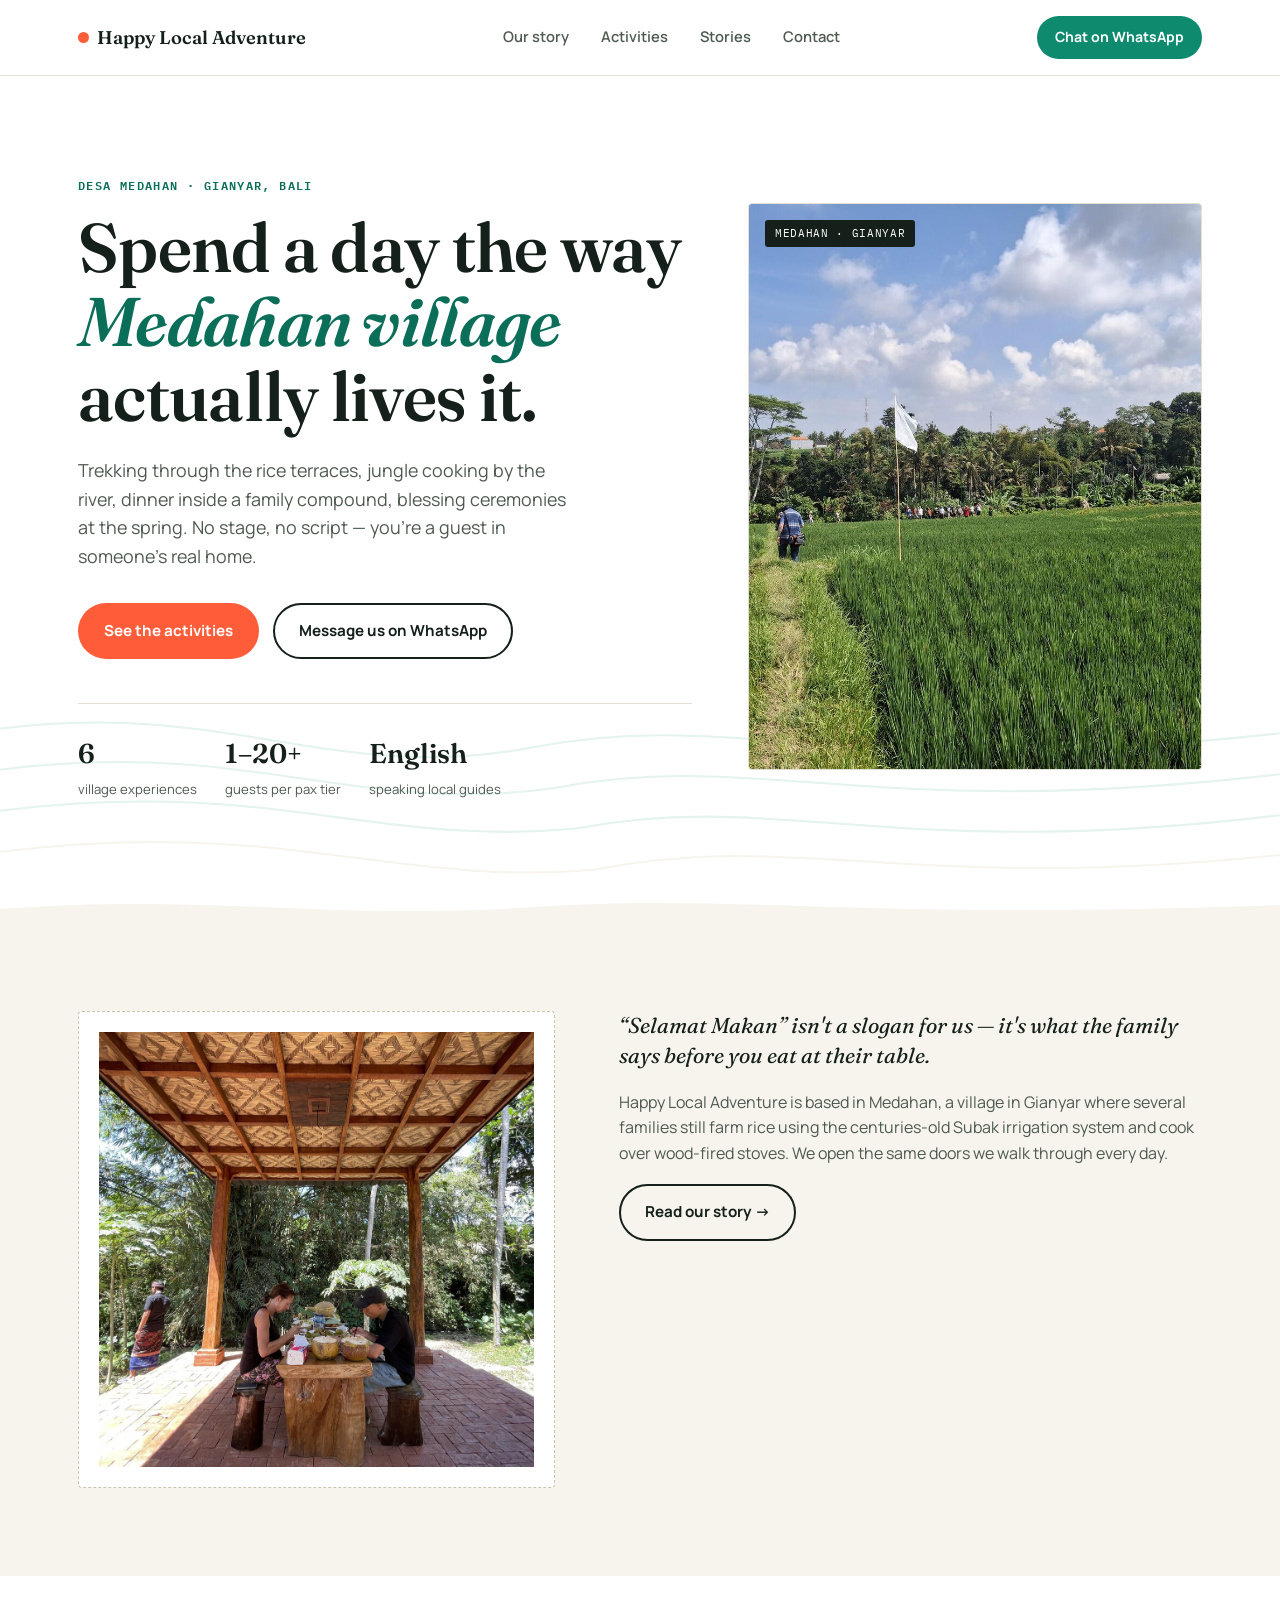
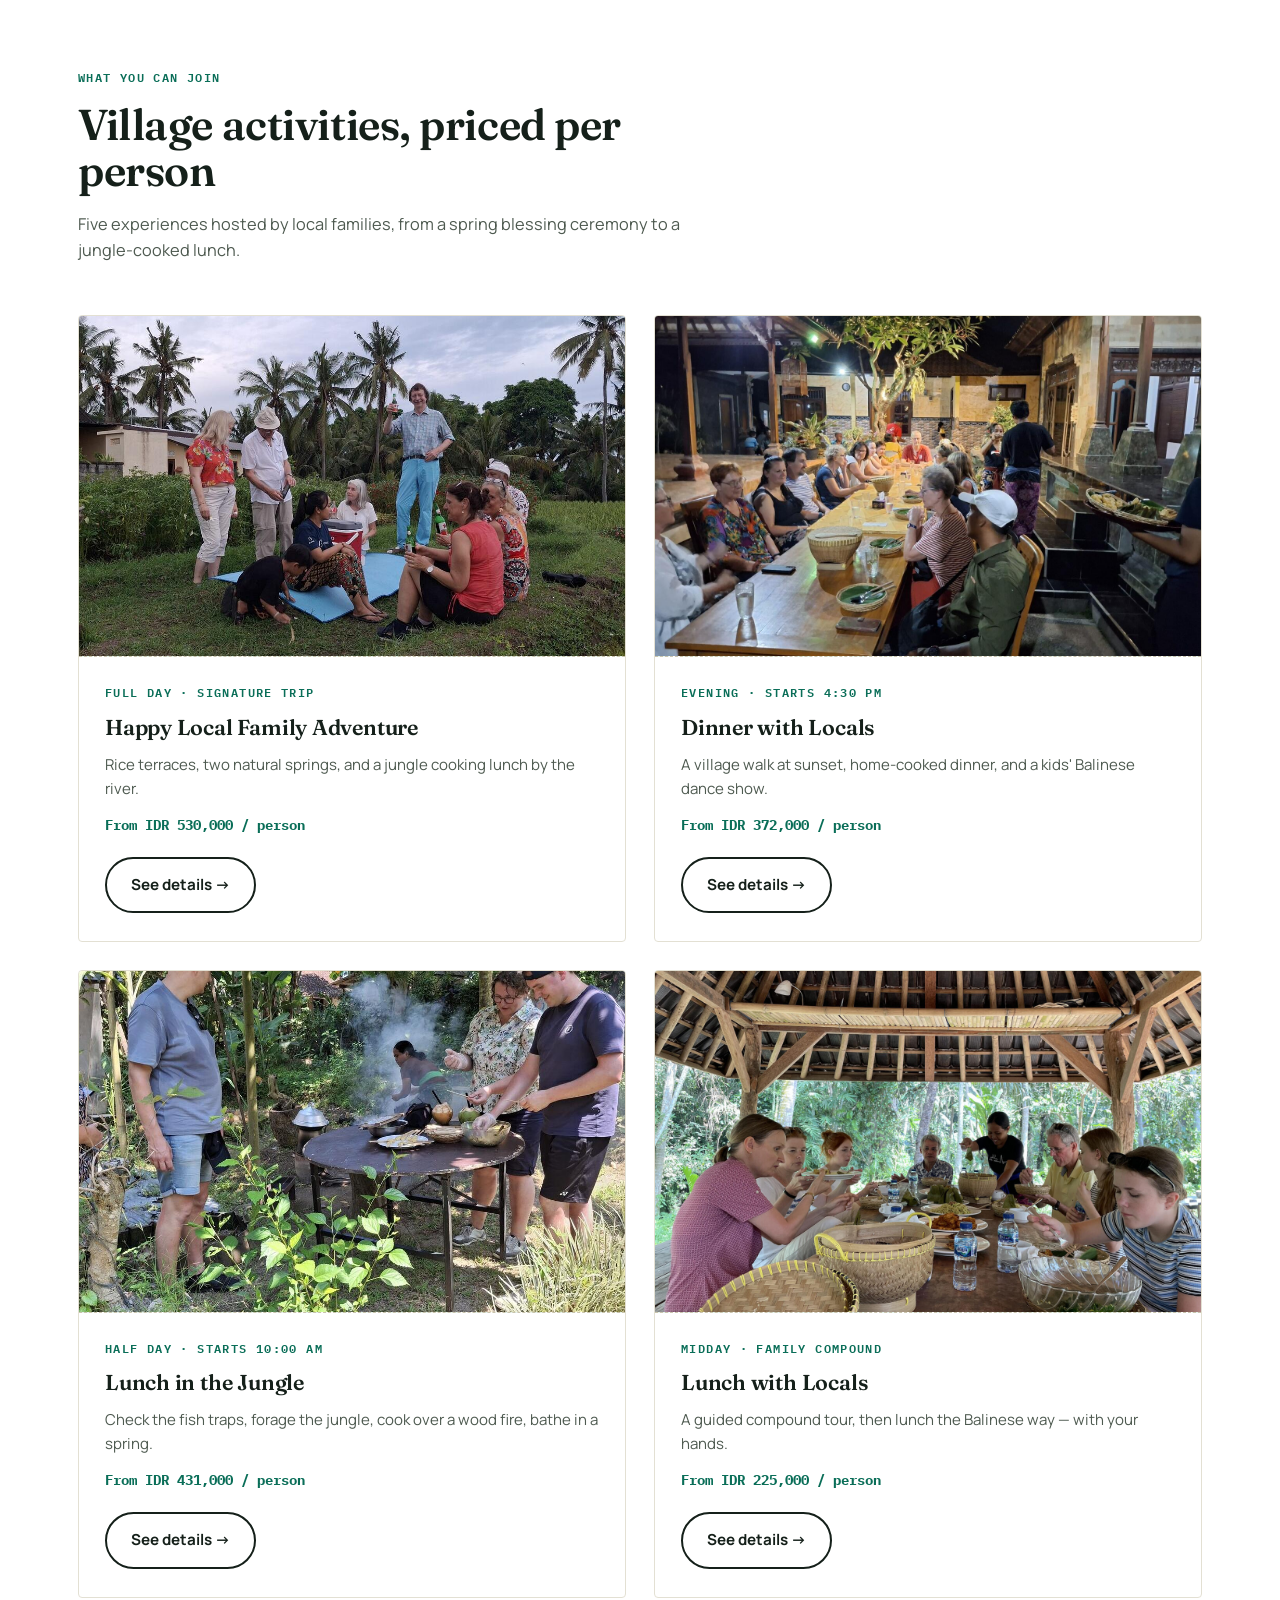
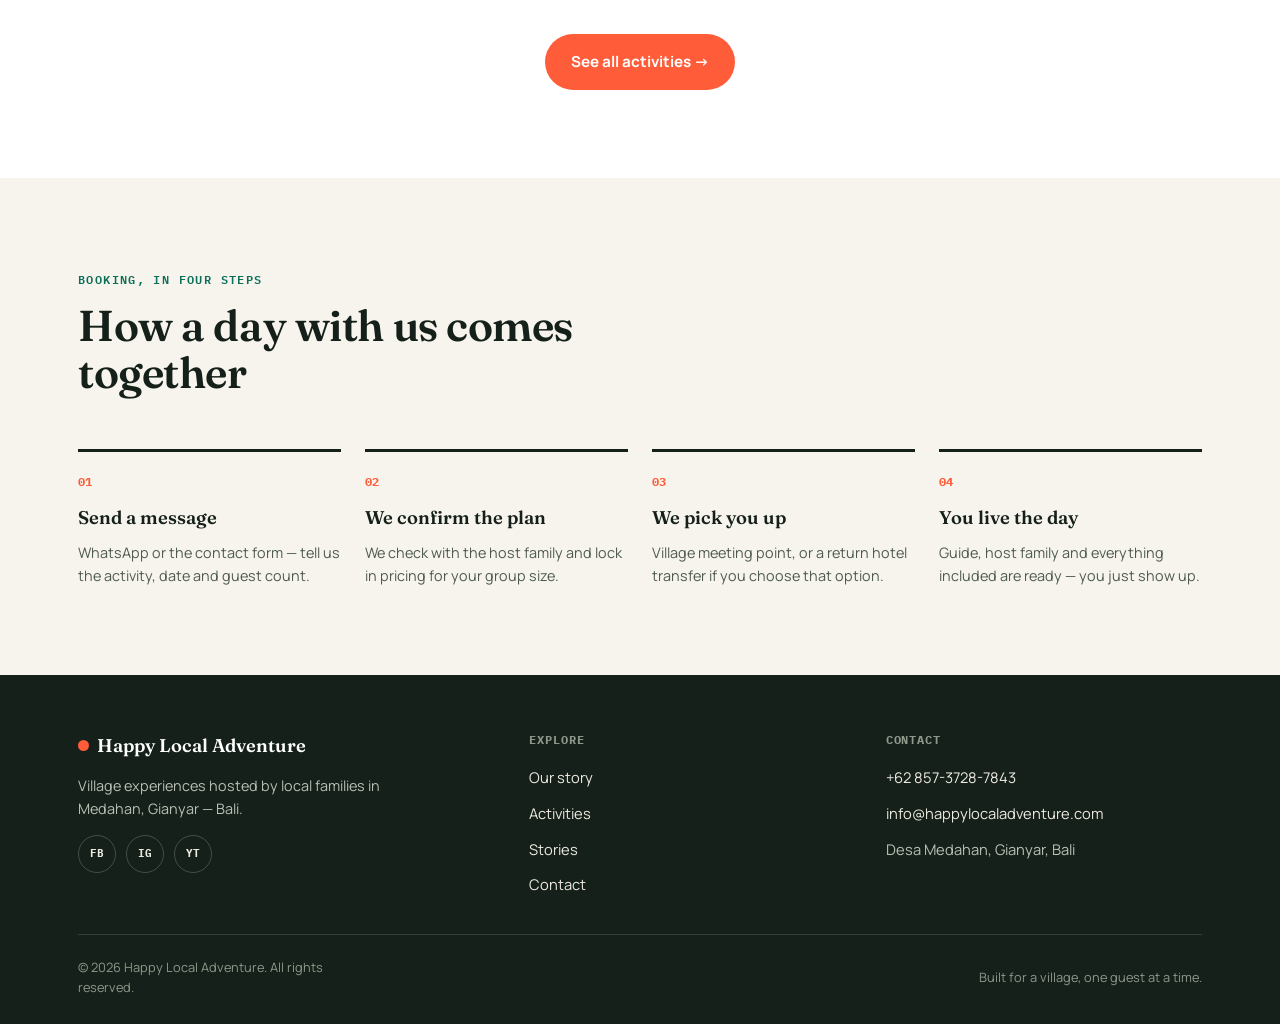
<file: index.html>
<!DOCTYPE html>
<html lang="en">
<head>
<meta charset="UTF-8">
<meta name="viewport" content="width=device-width, initial-scale=1.0">
<title>Happy Local Adventure — Village Experiences in Gianyar, Bali</title>
<meta name="description" content="Trekking, dinner with locals, jungle cooking and blessing ceremonies in Medahan village, Gianyar, Bali — hosted by local families.">
<link rel="preconnect" href="https://fonts.googleapis.com">
<link rel="preconnect" href="https://fonts.gstatic.com" crossorigin>
<link href="https://fonts.googleapis.com/css2?family=Fraunces:ital,wght@0,300..900;1,300..900&family=Manrope:wght@400;500;600;700;800&family=IBM+Plex+Mono:wght@400;500;600&display=swap" rel="stylesheet">
<link rel="stylesheet" href="assets/style.css">
</head>
<body>

<header>
  <nav class="nav">
    <a href="index.html" class="brand"><span class="mark" aria-hidden="true"></span>Happy Local Adventure</a>
    <button class="nav-toggle" aria-label="Menu" aria-expanded="false">☰</button>
    <ul class="nav-links">
      <li><a href="about.html">Our story</a></li>
      <li><a href="activities.html">Activities</a></li>
      <li><a href="blog.html">Stories</a></li>
      <li><a href="contact.html">Contact</a></li>
    </ul>
    <a class="nav-cta" href="https://wa.me/6285737287843?text=Hi%20Happy%20Local%20Adventure%2C%20I%27d%20like%20to%20ask%20about%20an%20activity." target="_blank" rel="noopener">Chat on WhatsApp</a>
  </nav>
</header>

<main>

  <section class="hero">
    <div class="contours" aria-hidden="true">
      <svg viewBox="0 0 1200 800" preserveAspectRatio="none">
        <path d="M-50,650 C 200,600 300,700 500,660 C 700,620 800,700 1250,640" fill="none" stroke="#E4F3EE" stroke-width="2"/>
        <path d="M-50,690 C 220,640 320,730 520,700 C 720,660 820,740 1250,680" fill="none" stroke="#E4F3EE" stroke-width="2"/>
        <path d="M-50,730 C 240,680 340,760 540,740 C 740,700 840,780 1250,720" fill="none" stroke="#E4F3EE" stroke-width="2"/>
        <path d="M-50,770 C 260,720 360,800 560,780 C 760,740 860,810 1250,760" fill="none" stroke="#F6F4EC" stroke-width="2"/>
      </svg>
    </div>
    <div class="wrap">
      <div class="hero-grid">
        <div>
          <span class="eyebrow">Desa Medahan · Gianyar, Bali</span>
          <h1>Spend a day the way <em>Medahan village</em> actually lives it.</h1>
          <p class="lede">Trekking through the rice terraces, jungle cooking by the river, dinner inside a family compound, blessing ceremonies at the spring. No stage, no script — you're a guest in someone's real home.</p>
          <div class="hero-ctas">
            <a class="btn btn-primary" href="activities.html">See the activities</a>
            <a class="btn btn-outline" href="https://wa.me/6285737287843" target="_blank" rel="noopener">Message us on WhatsApp</a>
          </div>
          <div class="hero-stats">
            <div><strong>6</strong><span>village experiences</span></div>
            <div><strong>1–20+</strong><span>guests per pax tier</span></div>
            <div><strong>English</strong><span>speaking local guides</span></div>
          </div>
        </div>
        <div class="hero-visual" style="border-style:solid; border-color:var(--line); padding:0;">
          <img src="images/uploads/hero-rice-terrace.jpg" alt="Rice terrace trail near Medahan village, Gianyar" style="position:absolute; inset:0; width:100%; height:100%; object-fit:cover;">
          <span class="tag" style="position:absolute; z-index:2;">MEDAHAN · GIANYAR</span>
        </div>
      </div>
    </div>
  </section>

  <svg class="divider" viewBox="0 0 1200 34" preserveAspectRatio="none" aria-hidden="true"><path d="M0,20 C 200,4 300,32 500,18 C 700,4 800,32 1200,16 L1200,34 L0,34 Z" fill="var(--sand)"/></svg>

  <section class="section-sand">
    <div class="wrap about-grid">
      <div class="about-figure">
        <img src="images/uploads/about-family-coffee.jpg" alt="Guests sharing coffee at a Balinese family compound">
      </div>
      <div class="about-copy">
        <p>“Selamat Makan” isn't a slogan for us — it's what the family says before you eat at their table.</p>
        <p>Happy Local Adventure is based in Medahan, a village in Gianyar where several families still farm rice using the centuries-old Subak irrigation system and cook over wood-fired stoves. We open the same doors we walk through every day.</p>
        <a class="btn btn-outline" href="about.html">Read our story →</a>
      </div>
    </div>
  </section>

  <section>
    <div class="wrap">
      <div class="section-head">
        <span class="eyebrow">What you can join</span>
        <h2>Village activities, priced per person</h2>
        <p>Five experiences hosted by local families, from a spring blessing ceremony to a jungle-cooked lunch.</p>
      </div>
      <div class="cards">

        <article class="card">
          <div class="card-media"><img src="images/uploads/family-adventure-trekking.jpg" alt="Guests trekking the rice terraces near Medahan"></div>
          <div class="card-body">
            <span class="eyebrow">Full day · Signature trip</span>
            <h3>Happy Local Family Adventure</h3>
            <p class="teaser">Rice terraces, two natural springs, and a jungle cooking lunch by the river.</p>
            <span class="price-tag">From IDR 530,000 / person</span>
            <div class="card-foot"><a class="btn btn-outline" href="activities/family-adventure.html">See details →</a></div>
          </div>
        </article>

        <article class="card">
          <div class="card-media"><img src="images/uploads/dinner-with-locals-table.jpg" alt="Long-table family dinner under a traditional pavilion"></div>
          <div class="card-body">
            <span class="eyebrow">Evening · Starts 4:30 PM</span>
            <h3>Dinner with Locals</h3>
            <p class="teaser">A village walk at sunset, home-cooked dinner, and a kids' Balinese dance show.</p>
            <span class="price-tag">From IDR 372,000 / person</span>
            <div class="card-foot"><a class="btn btn-outline" href="activities/dinner-with-locals.html">See details →</a></div>
          </div>
        </article>

        <article class="card">
          <div class="card-media"><img src="images/uploads/lunch-jungle-fish-trap.jpg" alt="Checking fish traps in the river before Jungle Cooking"></div>
          <div class="card-body">
            <span class="eyebrow">Half day · Starts 10:00 AM</span>
            <h3>Lunch in the Jungle</h3>
            <p class="teaser">Check the fish traps, forage the jungle, cook over a wood fire, bathe in a spring.</p>
            <span class="price-tag">From IDR 431,000 / person</span>
            <div class="card-foot"><a class="btn btn-outline" href="activities/lunch-in-the-jungle.html">See details →</a></div>
          </div>
        </article>

        <article class="card">
          <div class="card-media"><img src="images/uploads/lunch-with-locals-table.jpg" alt="Guests eating lunch under a family compound pavilion"></div>
          <div class="card-body">
            <span class="eyebrow">Midday · Family compound</span>
            <h3>Lunch with Locals</h3>
            <p class="teaser">A guided compound tour, then lunch the Balinese way — with your hands.</p>
            <span class="price-tag">From IDR 225,000 / person</span>
            <div class="card-foot"><a class="btn btn-outline" href="activities/lunch-with-locals.html">See details →</a></div>
          </div>
        </article>

      </div>
      <div style="text-align:center; margin-top:36px;">
        <a class="btn btn-primary" href="activities.html">See all activities →</a>
      </div>
    </div>
  </section>

  <section class="section-sand" id="how">
    <div class="wrap">
      <div class="section-head">
        <span class="eyebrow">Booking, in four steps</span>
        <h2>How a day with us comes together</h2>
      </div>
      <div class="steps">
        <div class="step"><span class="num">01</span><h4>Send a message</h4><p>WhatsApp or the contact form — tell us the activity, date and guest count.</p></div>
        <div class="step"><span class="num">02</span><h4>We confirm the plan</h4><p>We check with the host family and lock in pricing for your group size.</p></div>
        <div class="step"><span class="num">03</span><h4>We pick you up</h4><p>Village meeting point, or a return hotel transfer if you choose that option.</p></div>
        <div class="step"><span class="num">04</span><h4>You live the day</h4><p>Guide, host family and everything included are ready — you just show up.</p></div>
      </div>
    </div>
  </section>

</main>

<footer>
  <div class="wrap">
    <div class="footer-grid">
      <div>
        <a href="index.html" class="brand"><span class="mark" aria-hidden="true"></span>Happy Local Adventure</a>
        <p style="margin-top:14px;">Village experiences hosted by local families in Medahan, Gianyar — Bali.</p>
        <div class="social-row">
          <a href="https://www.facebook.com/bara.oka.96" target="_blank" rel="noopener" aria-label="Facebook">FB</a>
          <a href="https://www.instagram.com/happy_local_adventure/" target="_blank" rel="noopener" aria-label="Instagram">IG</a>
          <a href="https://www.youtube.com/@happylocalAdventure" target="_blank" rel="noopener" aria-label="YouTube">YT</a>
        </div>
      </div>
      <div>
        <h5>Explore</h5>
        <ul>
          <li><a href="about.html">Our story</a></li>
          <li><a href="activities.html">Activities</a></li>
          <li><a href="blog.html">Stories</a></li>
          <li><a href="contact.html">Contact</a></li>
        </ul>
      </div>
      <div>
        <h5>Contact</h5>
        <ul>
          <li><a href="https://wa.me/6285737287843" target="_blank" rel="noopener">+62 857-3728-7843</a></li>
          <li><a href="mailto:info@happylocaladventure.com">info@happylocaladventure.com</a></li>
          <li><span style="color:#B9BFB4; font-size:0.92rem;">Desa Medahan, Gianyar, Bali</span></li>
        </ul>
      </div>
    </div>
    <div class="footer-bottom">
      <p>© 2026 Happy Local Adventure. All rights reserved.</p>
      <p>Built for a village, one guest at a time.</p>
    </div>
  </div>
</footer>

<script src="assets/site.js" defer></script>
<script src="https://identity.netlify.com/v1/netlify-identity-widget.js"></script>
<script>
  if (window.netlifyIdentity) {
    window.netlifyIdentity.on("init", function (user) {
      if (!user) {
        window.netlifyIdentity.on("login", function () {
          document.location.href = "/admin/";
        });
      }
    });
  }
</script>
</body>
</html>
</file>
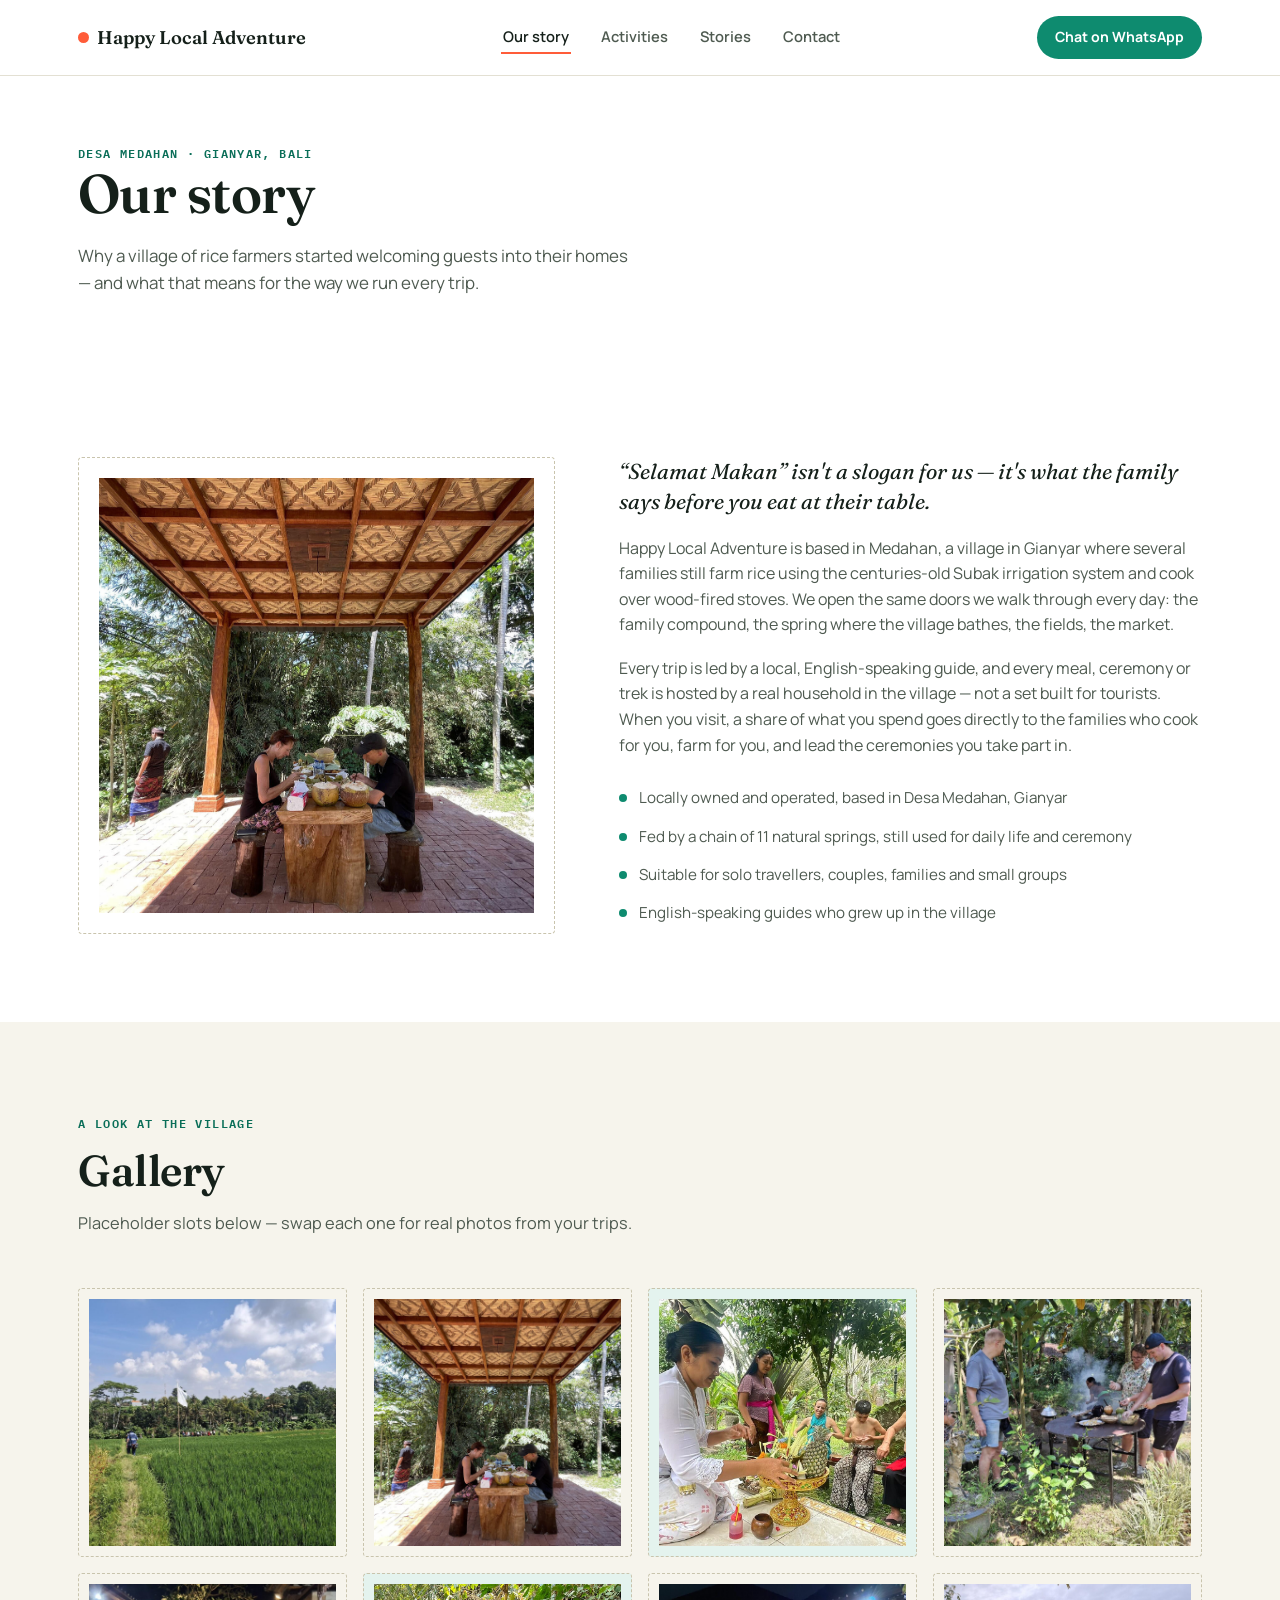
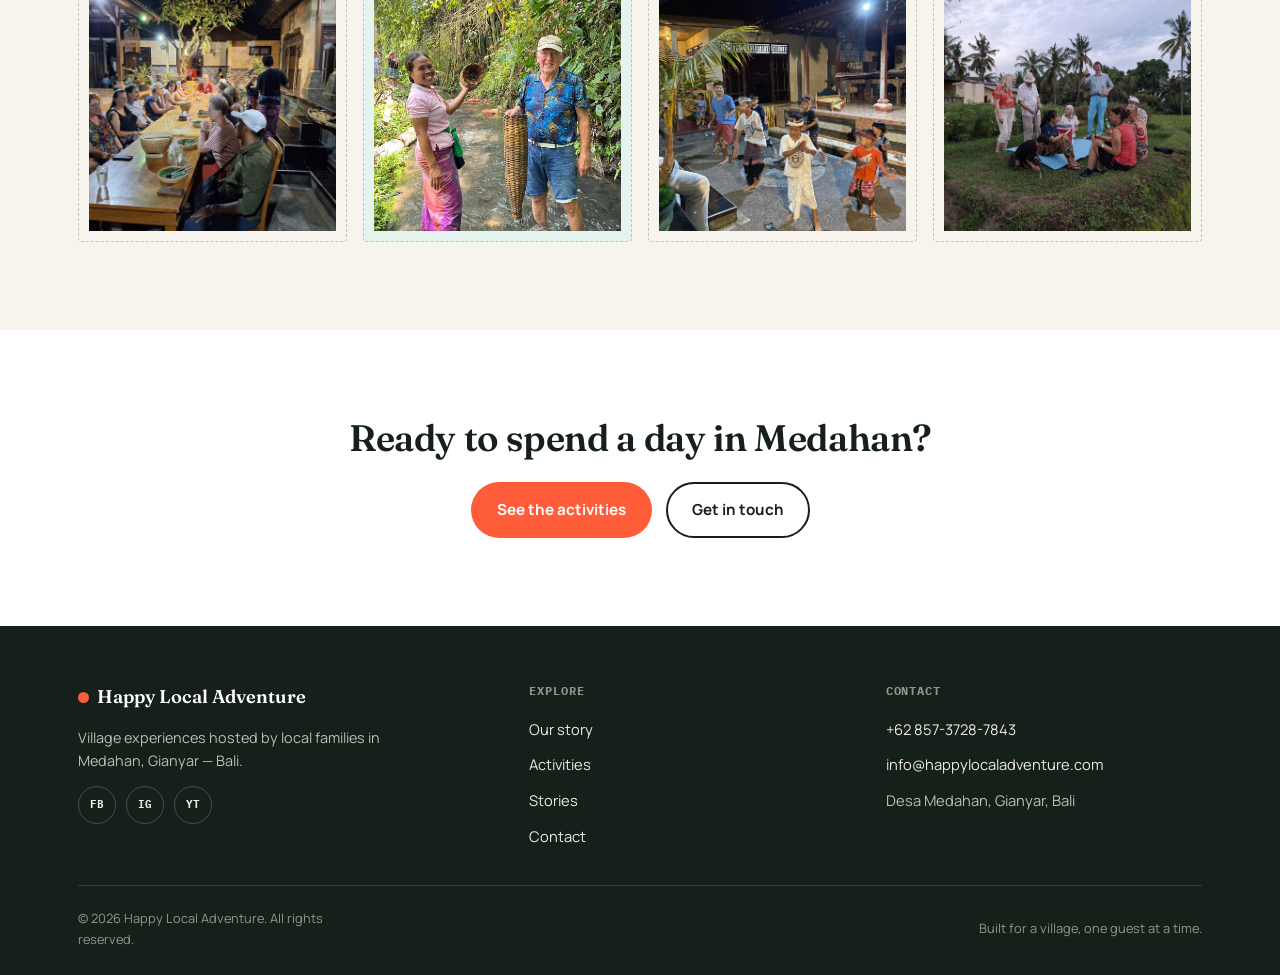
<file: about.html>
<!DOCTYPE html>
<html lang="en">
<head>
<meta charset="UTF-8">
<meta name="viewport" content="width=device-width, initial-scale=1.0">
<title>Our Story — Happy Local Adventure</title>
<meta name="description" content="Happy Local Adventure is based in Desa Medahan, Gianyar, Bali — village experiences hosted by local families.">
<link rel="preconnect" href="https://fonts.googleapis.com">
<link rel="preconnect" href="https://fonts.gstatic.com" crossorigin>
<link href="https://fonts.googleapis.com/css2?family=Fraunces:ital,wght@0,300..900;1,300..900&family=Manrope:wght@400;500;600;700;800&family=IBM+Plex+Mono:wght@400;500;600&display=swap" rel="stylesheet">
<link rel="stylesheet" href="assets/style.css">
</head>
<body>

<header>
  <nav class="nav">
    <a href="index.html" class="brand"><span class="mark" aria-hidden="true"></span>Happy Local Adventure</a>
    <button class="nav-toggle" aria-label="Menu" aria-expanded="false">☰</button>
    <ul class="nav-links">
      <li><a href="about.html" class="active">Our story</a></li>
      <li><a href="activities.html">Activities</a></li>
      <li><a href="blog.html">Stories</a></li>
      <li><a href="contact.html">Contact</a></li>
    </ul>
    <a class="nav-cta" href="https://wa.me/6285737287843" target="_blank" rel="noopener">Chat on WhatsApp</a>
  </nav>
</header>

<main>
  <section class="page-hero">
    <div class="wrap">
      <span class="eyebrow">Desa Medahan · Gianyar, Bali</span>
      <h1>Our story</h1>
      <p class="lede">Why a village of rice farmers started welcoming guests into their homes — and what that means for the way we run every trip.</p>
    </div>
  </section>

  <section>
    <div class="wrap about-grid">
      <div class="about-figure">
        <img src="images/uploads/about-family-coffee.jpg" alt="Guests sharing coffee at a Balinese family compound">
      </div>
      <div class="about-copy">
        <p>“Selamat Makan” isn't a slogan for us — it's what the family says before you eat at their table.</p>
        <p>Happy Local Adventure is based in Medahan, a village in Gianyar where several families still farm rice using the centuries-old Subak irrigation system and cook over wood-fired stoves. We open the same doors we walk through every day: the family compound, the spring where the village bathes, the fields, the market.</p>
        <p>Every trip is led by a local, English-speaking guide, and every meal, ceremony or trek is hosted by a real household in the village — not a set built for tourists. When you visit, a share of what you spend goes directly to the families who cook for you, farm for you, and lead the ceremonies you take part in.</p>
        <ul class="about-facts">
          <li><span class="dot"></span>Locally owned and operated, based in Desa Medahan, Gianyar</li>
          <li><span class="dot"></span>Fed by a chain of 11 natural springs, still used for daily life and ceremony</li>
          <li><span class="dot"></span>Suitable for solo travellers, couples, families and small groups</li>
          <li><span class="dot"></span>English-speaking guides who grew up in the village</li>
        </ul>
      </div>
    </div>
  </section>

  <section class="section-sand">
    <div class="wrap">
      <div class="section-head">
        <span class="eyebrow">A look at the village</span>
        <h2>Gallery</h2>
        <p>Placeholder slots below — swap each one for real photos from your trips.</p>
      </div>
      <div class="gallery">
        <div class="ph"><img src="images/uploads/hero-rice-terrace.jpg" alt="Rice terrace & Subak"></div>
        <div class="ph"><img src="images/uploads/about-family-coffee.jpg" alt="Family compound"></div>
        <div class="ph"><img src="images/uploads/spiritual-ceremony-holy-water.jpg" alt="Spring ceremony"></div>
        <div class="ph"><img src="images/uploads/jungle-wood-fire-cooking.jpg" alt="Wood-fire cooking"></div>
        <div class="ph"><img src="images/uploads/dinner-with-locals-table.jpg" alt="Dinner table"></div>
        <div class="ph"><img src="images/uploads/family-adventure-river-basket.jpg" alt="River & jungle"></div>
        <div class="ph"><img src="images/uploads/dinner-with-locals-kids-dance.jpg" alt="Kids' dance"></div>
        <div class="ph"><img src="images/uploads/family-adventure-trekking.jpg" alt="Village trek"></div>
      </div>
    </div>
  </section>

  <section>
    <div class="wrap" style="text-align:center;">
      <h2 style="font-size:clamp(1.7rem,3vw,2.3rem);">Ready to spend a day in Medahan?</h2>
      <div class="hero-ctas" style="justify-content:center; margin-top:24px;">
        <a class="btn btn-primary" href="activities.html">See the activities</a>
        <a class="btn btn-outline" href="contact.html">Get in touch</a>
      </div>
    </div>
  </section>
</main>

<footer>
  <div class="wrap">
    <div class="footer-grid">
      <div>
        <a href="index.html" class="brand"><span class="mark" aria-hidden="true"></span>Happy Local Adventure</a>
        <p style="margin-top:14px;">Village experiences hosted by local families in Medahan, Gianyar — Bali.</p>
        <div class="social-row">
          <a href="https://www.facebook.com/bara.oka.96" target="_blank" rel="noopener" aria-label="Facebook">FB</a>
          <a href="https://www.instagram.com/happy_local_adventure/" target="_blank" rel="noopener" aria-label="Instagram">IG</a>
          <a href="https://www.youtube.com/@happylocalAdventure" target="_blank" rel="noopener" aria-label="YouTube">YT</a>
        </div>
      </div>
      <div>
        <h5>Explore</h5>
        <ul>
          <li><a href="about.html">Our story</a></li>
          <li><a href="activities.html">Activities</a></li>
          <li><a href="blog.html">Stories</a></li>
          <li><a href="contact.html">Contact</a></li>
        </ul>
      </div>
      <div>
        <h5>Contact</h5>
        <ul>
          <li><a href="https://wa.me/6285737287843" target="_blank" rel="noopener">+62 857-3728-7843</a></li>
          <li><a href="mailto:info@happylocaladventure.com">info@happylocaladventure.com</a></li>
          <li><span style="color:#B9BFB4; font-size:0.92rem;">Desa Medahan, Gianyar, Bali</span></li>
        </ul>
      </div>
    </div>
    <div class="footer-bottom">
      <p>© 2026 Happy Local Adventure. All rights reserved.</p>
      <p>Built for a village, one guest at a time.</p>
    </div>
  </div>
</footer>

<script src="assets/site.js" defer></script>
<script src="https://identity.netlify.com/v1/netlify-identity-widget.js"></script>
<script>
  if (window.netlifyIdentity) {
    window.netlifyIdentity.on("init", function (user) {
      if (!user) {
        window.netlifyIdentity.on("login", function () {
          document.location.href = "/admin/";
        });
      }
    });
  }
</script>
</body>
</html>
</file>
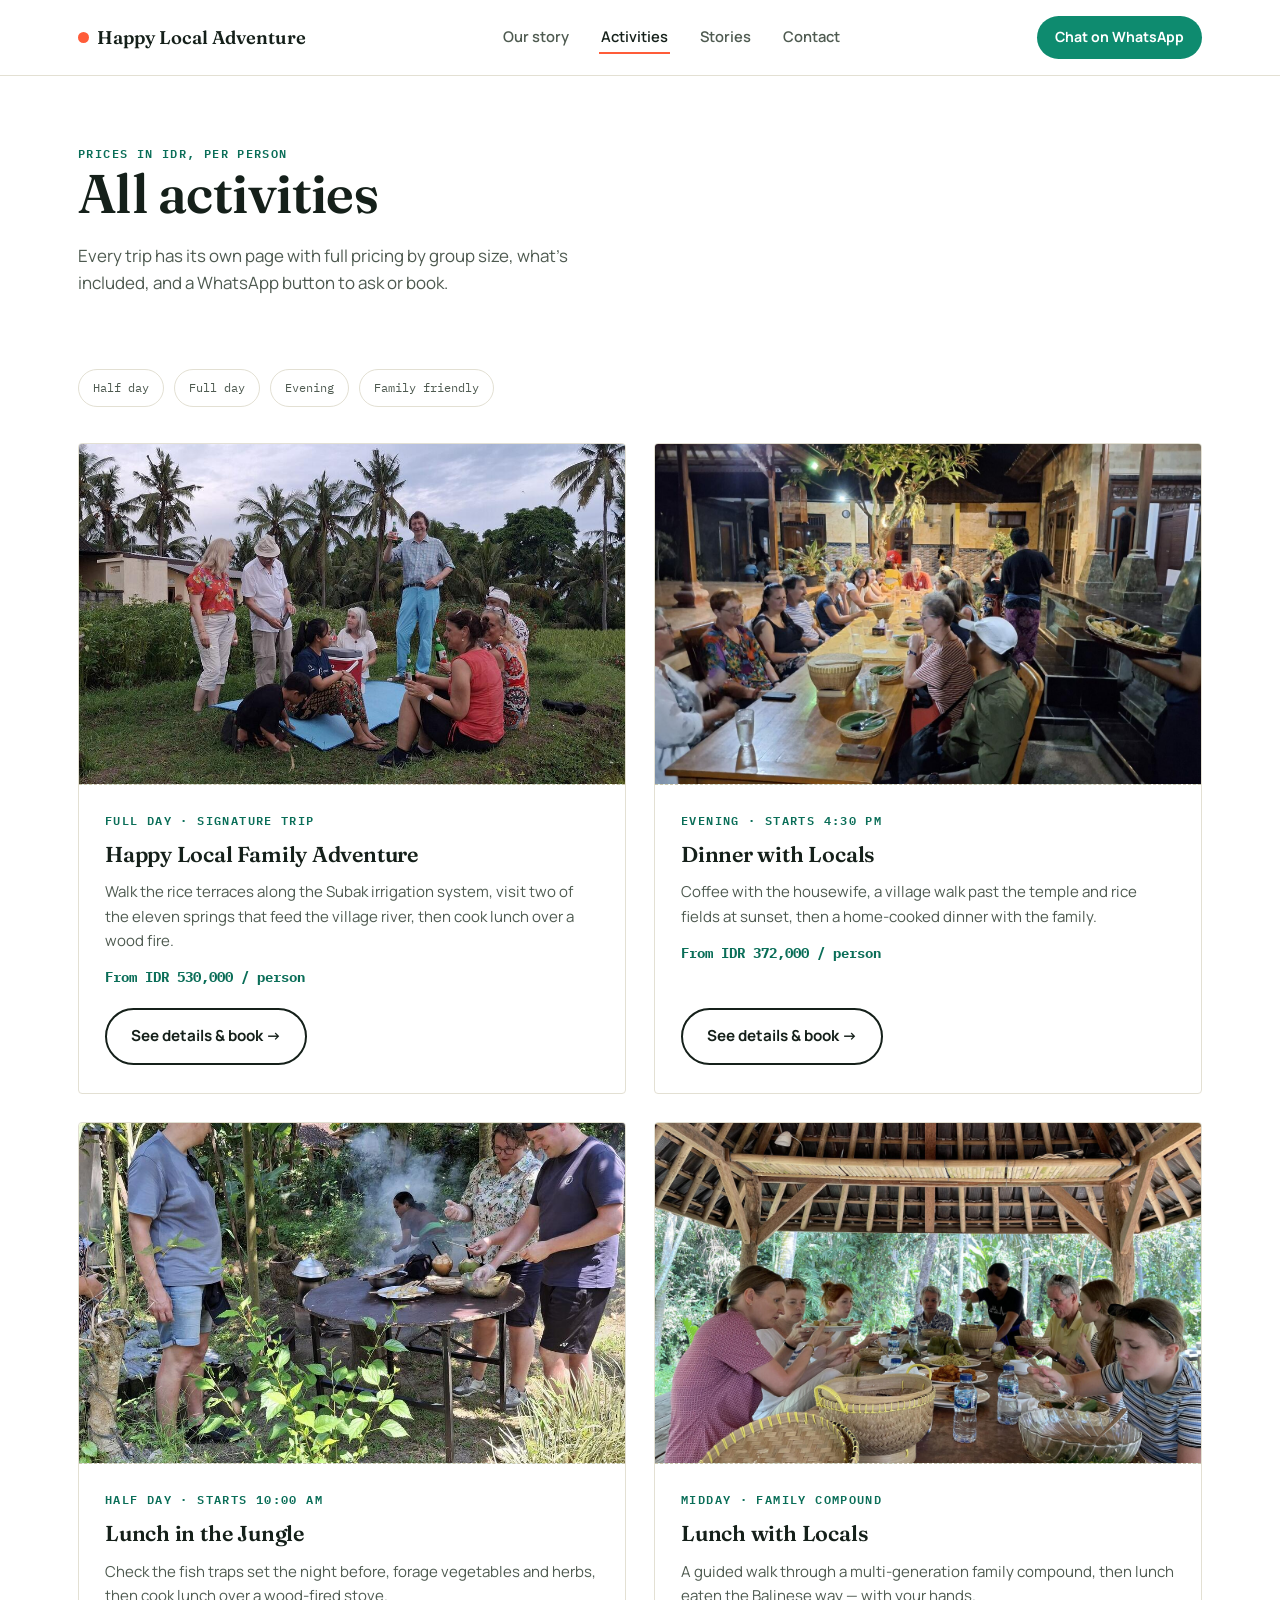
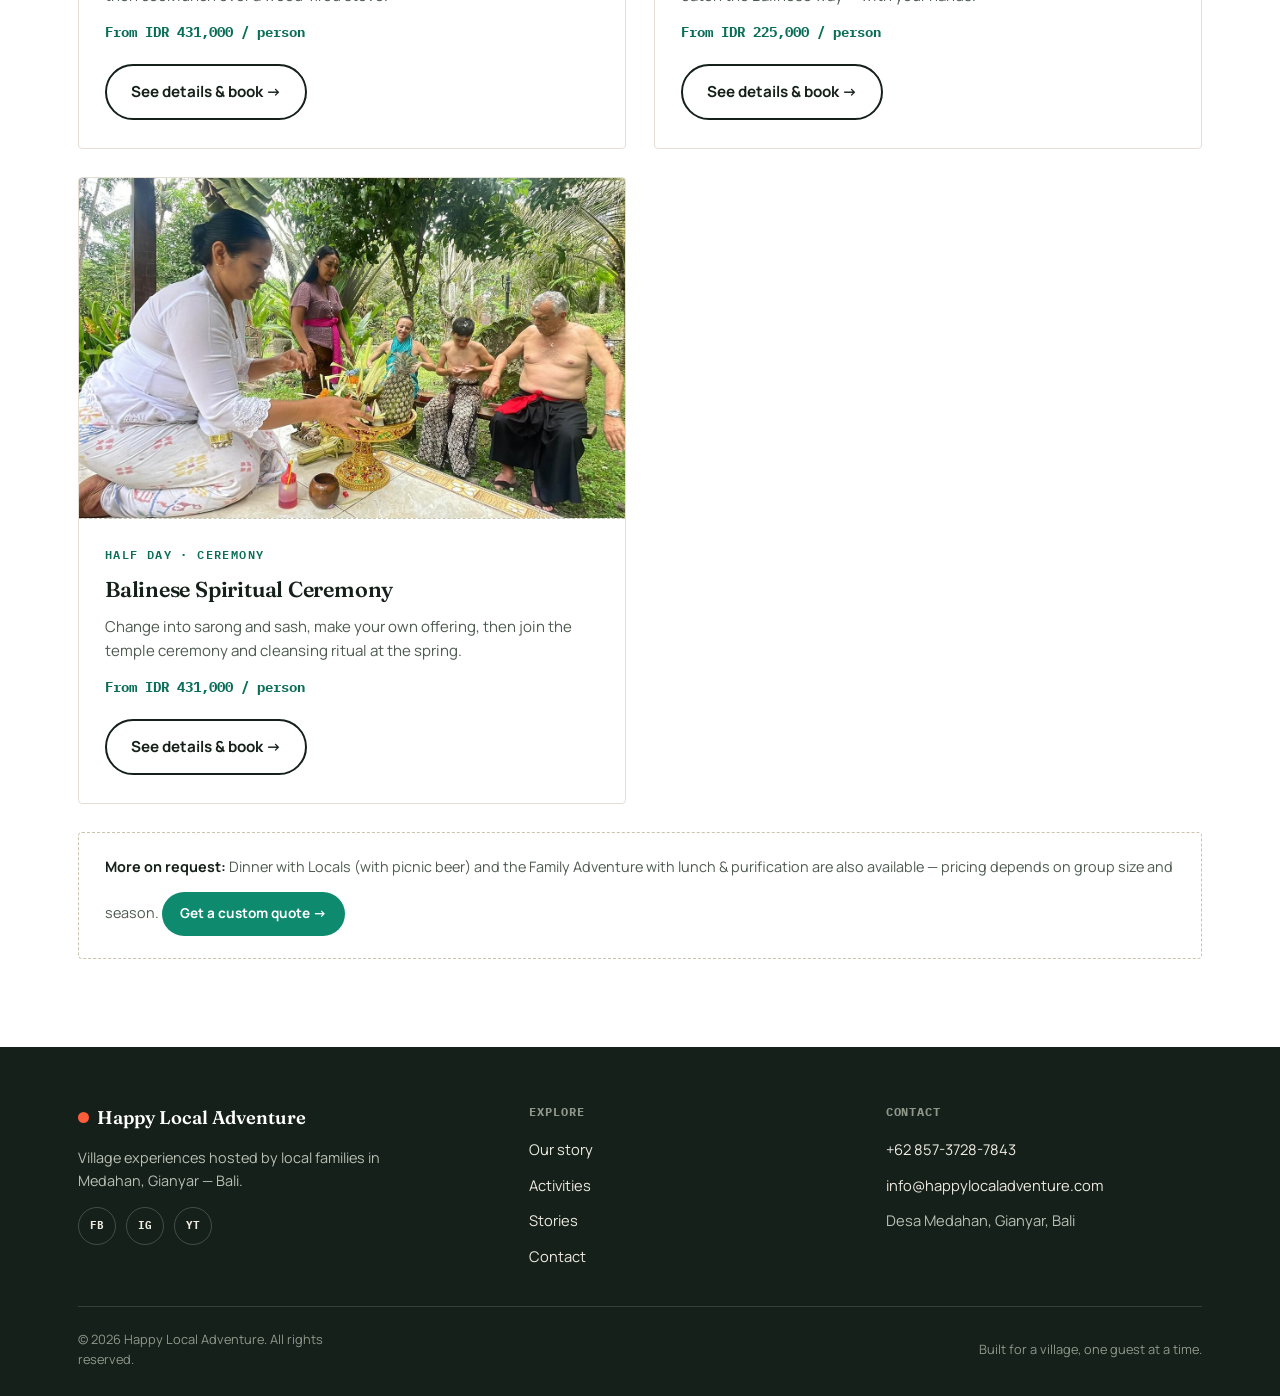
<file: activities.html>
<!DOCTYPE html>
<html lang="en">
<head>
<meta charset="UTF-8">
<meta name="viewport" content="width=device-width, initial-scale=1.0">
<title>Activities — Happy Local Adventure</title>
<meta name="description" content="Five village experiences in Medahan, Gianyar, Bali: trekking, dinner with locals, jungle cooking and a blessing ceremony.">
<link rel="preconnect" href="https://fonts.googleapis.com">
<link rel="preconnect" href="https://fonts.gstatic.com" crossorigin>
<link href="https://fonts.googleapis.com/css2?family=Fraunces:ital,wght@0,300..900;1,300..900&family=Manrope:wght@400;500;600;700;800&family=IBM+Plex+Mono:wght@400;500;600&display=swap" rel="stylesheet">
<link rel="stylesheet" href="assets/style.css">
</head>
<body>

<header>
  <nav class="nav">
    <a href="index.html" class="brand"><span class="mark" aria-hidden="true"></span>Happy Local Adventure</a>
    <button class="nav-toggle" aria-label="Menu" aria-expanded="false">☰</button>
    <ul class="nav-links">
      <li><a href="about.html">Our story</a></li>
      <li><a href="activities.html" class="active">Activities</a></li>
      <li><a href="blog.html">Stories</a></li>
      <li><a href="contact.html">Contact</a></li>
    </ul>
    <a class="nav-cta" href="https://wa.me/6285737287843" target="_blank" rel="noopener">Chat on WhatsApp</a>
  </nav>
</header>

<main>
  <section class="page-hero">
    <div class="wrap">
      <span class="eyebrow">Prices in IDR, per person</span>
      <h1>All activities</h1>
      <p class="lede">Every trip has its own page with full pricing by group size, what's included, and a WhatsApp button to ask or book.</p>
    </div>
  </section>

  <section style="padding-top:0;">
    <div class="wrap">
      <div class="filter-row">
        <span class="chip">Half day</span>
        <span class="chip">Full day</span>
        <span class="chip">Evening</span>
        <span class="chip">Family friendly</span>
      </div>
      <div class="cards">

        <article class="card">
          <div class="card-media"><img src="images/uploads/family-adventure-trekking.jpg" alt="Guests trekking the rice terraces near Medahan"></div>
          <div class="card-body">
            <span class="eyebrow">Full day · Signature trip</span>
            <h3>Happy Local Family Adventure</h3>
            <p class="teaser">Walk the rice terraces along the Subak irrigation system, visit two of the eleven springs that feed the village river, then cook lunch over a wood fire.</p>
            <span class="price-tag">From IDR 530,000 / person</span>
            <div class="card-foot"><a class="btn btn-outline" href="activities/family-adventure.html">See details &amp; book →</a></div>
          </div>
        </article>

        <article class="card">
          <div class="card-media"><img src="images/uploads/dinner-with-locals-table.jpg" alt="Long-table family dinner under a traditional pavilion"></div>
          <div class="card-body">
            <span class="eyebrow">Evening · Starts 4:30 PM</span>
            <h3>Dinner with Locals</h3>
            <p class="teaser">Coffee with the housewife, a village walk past the temple and rice fields at sunset, then a home-cooked dinner with the family.</p>
            <span class="price-tag">From IDR 372,000 / person</span>
            <div class="card-foot"><a class="btn btn-outline" href="activities/dinner-with-locals.html">See details &amp; book →</a></div>
          </div>
        </article>

        <article class="card">
          <div class="card-media"><img src="images/uploads/lunch-jungle-fish-trap.jpg" alt="Checking fish traps in the river before Jungle Cooking"></div>
          <div class="card-body">
            <span class="eyebrow">Half day · Starts 10:00 AM</span>
            <h3>Lunch in the Jungle</h3>
            <p class="teaser">Check the fish traps set the night before, forage vegetables and herbs, then cook lunch over a wood-fired stove.</p>
            <span class="price-tag">From IDR 431,000 / person</span>
            <div class="card-foot"><a class="btn btn-outline" href="activities/lunch-in-the-jungle.html">See details &amp; book →</a></div>
          </div>
        </article>

        <article class="card">
          <div class="card-media"><img src="images/uploads/lunch-with-locals-table.jpg" alt="Guests eating lunch under a family compound pavilion"></div>
          <div class="card-body">
            <span class="eyebrow">Midday · Family compound</span>
            <h3>Lunch with Locals</h3>
            <p class="teaser">A guided walk through a multi-generation family compound, then lunch eaten the Balinese way — with your hands.</p>
            <span class="price-tag">From IDR 225,000 / person</span>
            <div class="card-foot"><a class="btn btn-outline" href="activities/lunch-with-locals.html">See details &amp; book →</a></div>
          </div>
        </article>

        <article class="card">
          <div class="card-media"><img src="images/uploads/spiritual-ceremony-holy-water.jpg" alt="Priestess performing a blessing ceremony at the spring"></div>
          <div class="card-body">
            <span class="eyebrow">Half day · Ceremony</span>
            <h3>Balinese Spiritual Ceremony</h3>
            <p class="teaser">Change into sarong and sash, make your own offering, then join the temple ceremony and cleansing ritual at the spring.</p>
            <span class="price-tag">From IDR 431,000 / person</span>
            <div class="card-foot"><a class="btn btn-outline" href="activities/spiritual-ceremony.html">See details &amp; book →</a></div>
          </div>
        </article>

        <div class="note-card">
          <b>More on request:</b> Dinner with Locals (with picnic beer) and the Family Adventure with lunch &amp; purification are also available — pricing depends on group size and season.
          <a class="btn-wa" style="margin-top:14px;" href="https://wa.me/6285737287843?text=Hi%2C%20I%27d%20like%20a%20quote%20for%20one%20of%20your%20special%20packages." target="_blank" rel="noopener">Get a custom quote →</a>
        </div>

      </div>
    </div>
  </section>
</main>

<footer>
  <div class="wrap">
    <div class="footer-grid">
      <div>
        <a href="index.html" class="brand"><span class="mark" aria-hidden="true"></span>Happy Local Adventure</a>
        <p style="margin-top:14px;">Village experiences hosted by local families in Medahan, Gianyar — Bali.</p>
        <div class="social-row">
          <a href="https://www.facebook.com/bara.oka.96" target="_blank" rel="noopener" aria-label="Facebook">FB</a>
          <a href="https://www.instagram.com/happy_local_adventure/" target="_blank" rel="noopener" aria-label="Instagram">IG</a>
          <a href="https://www.youtube.com/@happylocalAdventure" target="_blank" rel="noopener" aria-label="YouTube">YT</a>
        </div>
      </div>
      <div>
        <h5>Explore</h5>
        <ul>
          <li><a href="about.html">Our story</a></li>
          <li><a href="activities.html">Activities</a></li>
          <li><a href="blog.html">Stories</a></li>
          <li><a href="contact.html">Contact</a></li>
        </ul>
      </div>
      <div>
        <h5>Contact</h5>
        <ul>
          <li><a href="https://wa.me/6285737287843" target="_blank" rel="noopener">+62 857-3728-7843</a></li>
          <li><a href="mailto:info@happylocaladventure.com">info@happylocaladventure.com</a></li>
          <li><span style="color:#B9BFB4; font-size:0.92rem;">Desa Medahan, Gianyar, Bali</span></li>
        </ul>
      </div>
    </div>
    <div class="footer-bottom">
      <p>© 2026 Happy Local Adventure. All rights reserved.</p>
      <p>Built for a village, one guest at a time.</p>
    </div>
  </div>
</footer>

<script src="assets/site.js" defer></script>
<script src="https://identity.netlify.com/v1/netlify-identity-widget.js"></script>
<script>
  if (window.netlifyIdentity) {
    window.netlifyIdentity.on("init", function (user) {
      if (!user) {
        window.netlifyIdentity.on("login", function () {
          document.location.href = "/admin/";
        });
      }
    });
  }
</script>
</body>
</html>
</file>
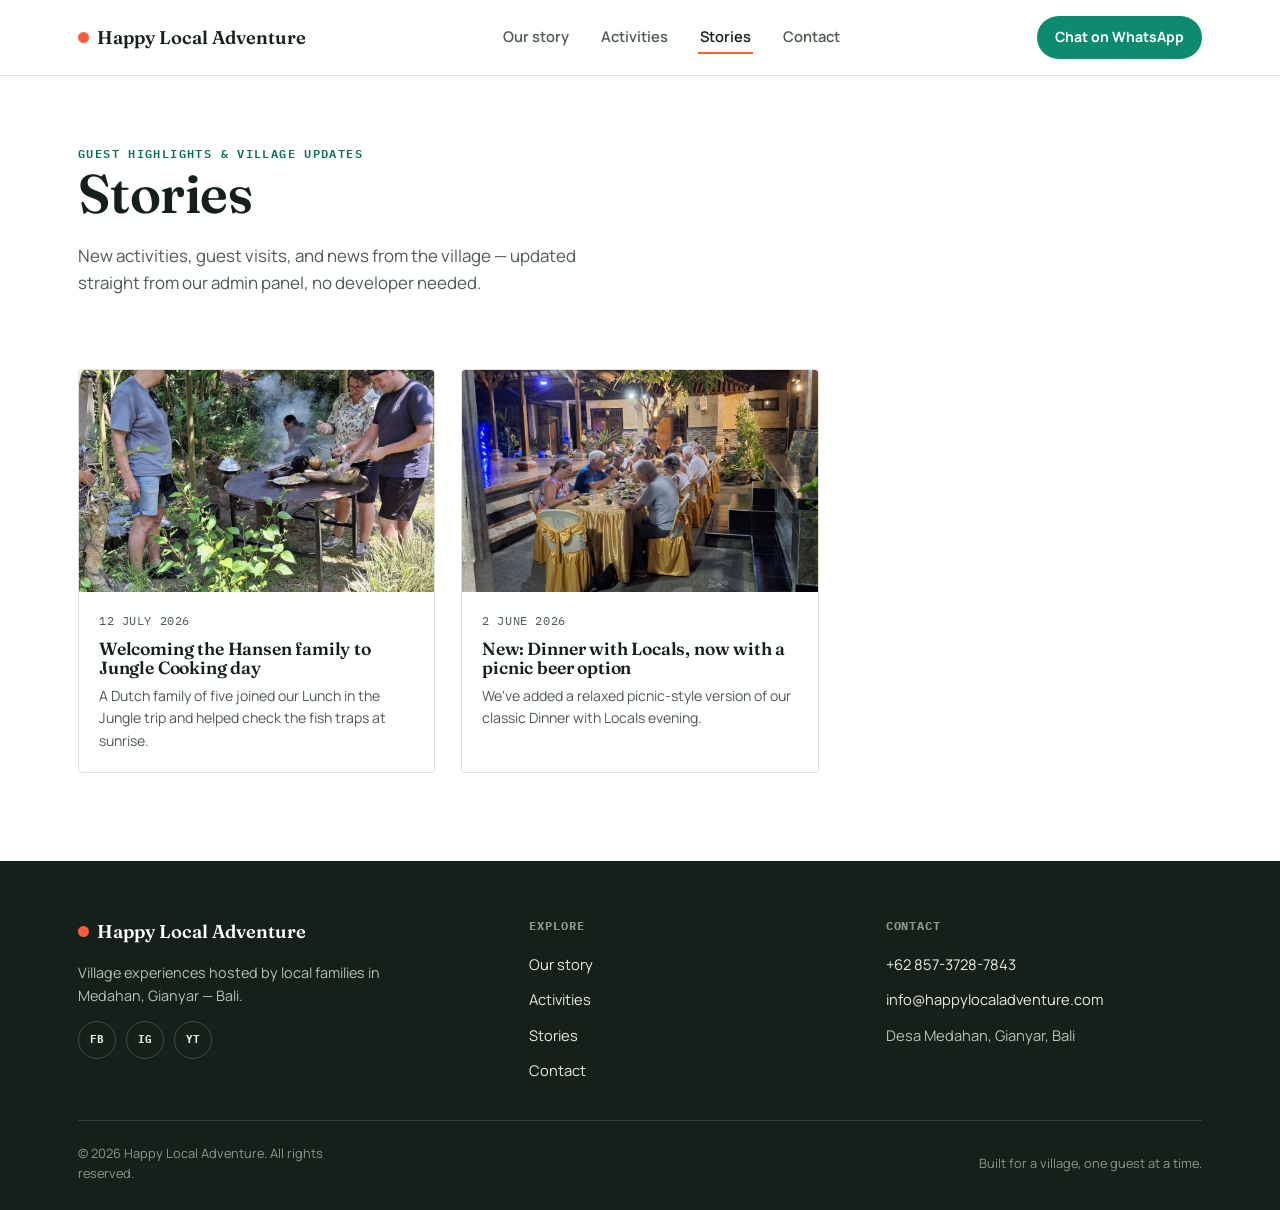
<file: blog.html>
<!DOCTYPE html>
<html lang="en">
<head>
<meta charset="UTF-8">
<meta name="viewport" content="width=device-width, initial-scale=1.0">
<title>Stories — Happy Local Adventure</title>
<meta name="description" content="Guest stories and updates from Happy Local Adventure in Medahan village, Gianyar, Bali.">
<link rel="preconnect" href="https://fonts.googleapis.com">
<link rel="preconnect" href="https://fonts.gstatic.com" crossorigin>
<link href="https://fonts.googleapis.com/css2?family=Fraunces:ital,wght@0,300..900;1,300..900&family=Manrope:wght@400;500;600;700;800&family=IBM+Plex+Mono:wght@400;500;600&display=swap" rel="stylesheet">
<link rel="stylesheet" href="assets/style.css">
</head>
<body>

<div id="fb-root"></div>
<script async defer crossorigin="anonymous"
  src="https://connect.facebook.net/en_US/sdk.js#xfbml=1&version=v19.0&appId=YOUR_FACEBOOK_APP_ID">
</script>

<header>
  <nav class="nav">
    <a href="index.html" class="brand"><span class="mark" aria-hidden="true"></span>Happy Local Adventure</a>
    <button class="nav-toggle" aria-label="Menu" aria-expanded="false">☰</button>
    <ul class="nav-links">
      <li><a href="about.html">Our story</a></li>
      <li><a href="activities.html">Activities</a></li>
      <li><a href="blog.html" class="active">Stories</a></li>
      <li><a href="contact.html">Contact</a></li>
    </ul>
    <a class="nav-cta" href="https://wa.me/6285737287843" target="_blank" rel="noopener">Chat on WhatsApp</a>
  </nav>
</header>

<main>
  <section class="page-hero">
    <div class="wrap">
      <span class="eyebrow">Guest highlights &amp; village updates</span>
      <h1>Stories</h1>
      <p class="lede">New activities, guest visits, and news from the village — updated straight from our admin panel, no developer needed.</p>
    </div>
  </section>

  <!-- BLOG LIST (shown when there is no ?post= in the URL) -->
  <section id="blogListSection" style="padding-top:0;">
    <div class="wrap">
      <div class="blog-grid" id="blogList">
        <div class="empty-state">Loading stories…</div>
      </div>
    </div>
  </section>

  <!-- BLOG DETAIL (shown when ?post=slug is present) -->
  <section id="blogDetailSection" style="padding-top:0; display:none;">
    <div class="wrap post-detail">
      <p class="breadcrumb"><a href="blog.html">← All stories</a></p>
      <div id="postDetail"></div>

      <div class="comments-block" id="fbCommentsBox">
        <h3>Comments</h3>
        <div class="fb-comments" id="fbCommentsPlugin"
             data-href="__PAGE_URL__"
             data-width="100%"
             data-numposts="5">
        </div>
      </div>
    </div>
  </section>
</main>

<footer>
  <div class="wrap">
    <div class="footer-grid">
      <div>
        <a href="index.html" class="brand"><span class="mark" aria-hidden="true"></span>Happy Local Adventure</a>
        <p style="margin-top:14px;">Village experiences hosted by local families in Medahan, Gianyar — Bali.</p>
        <div class="social-row">
          <a href="https://www.facebook.com/bara.oka.96" target="_blank" rel="noopener" aria-label="Facebook">FB</a>
          <a href="https://www.instagram.com/happy_local_adventure/" target="_blank" rel="noopener" aria-label="Instagram">IG</a>
          <a href="https://www.youtube.com/@happylocalAdventure" target="_blank" rel="noopener" aria-label="YouTube">YT</a>
        </div>
      </div>
      <div>
        <h5>Explore</h5>
        <ul>
          <li><a href="about.html">Our story</a></li>
          <li><a href="activities.html">Activities</a></li>
          <li><a href="blog.html">Stories</a></li>
          <li><a href="contact.html">Contact</a></li>
        </ul>
      </div>
      <div>
        <h5>Contact</h5>
        <ul>
          <li><a href="https://wa.me/6285737287843" target="_blank" rel="noopener">+62 857-3728-7843</a></li>
          <li><a href="mailto:info@happylocaladventure.com">info@happylocaladventure.com</a></li>
          <li><span style="color:#B9BFB4; font-size:0.92rem;">Desa Medahan, Gianyar, Bali</span></li>
        </ul>
      </div>
    </div>
    <div class="footer-bottom">
      <p>© 2026 Happy Local Adventure. All rights reserved.</p>
      <p>Built for a village, one guest at a time.</p>
    </div>
  </div>
</footer>

<script>
  window.HLA_POSTS_PATH = 'content/posts.json';
  // Toggle list vs detail view based on ?post= query param
  (function(){
    var params = new URLSearchParams(window.location.search);
    var isDetail = !!params.get('post');
    document.getElementById('blogListSection').style.display = isDetail ? 'none' : '';
    document.getElementById('blogDetailSection').style.display = isDetail ? '' : 'none';
  })();
</script>
<script src="assets/site.js" defer></script>
<script src="https://identity.netlify.com/v1/netlify-identity-widget.js"></script>
<script>
  if (window.netlifyIdentity) {
    window.netlifyIdentity.on("init", function (user) {
      if (!user) {
        window.netlifyIdentity.on("login", function () {
          document.location.href = "/admin/";
        });
      }
    });
  }
</script>
</body>
</html>
</file>
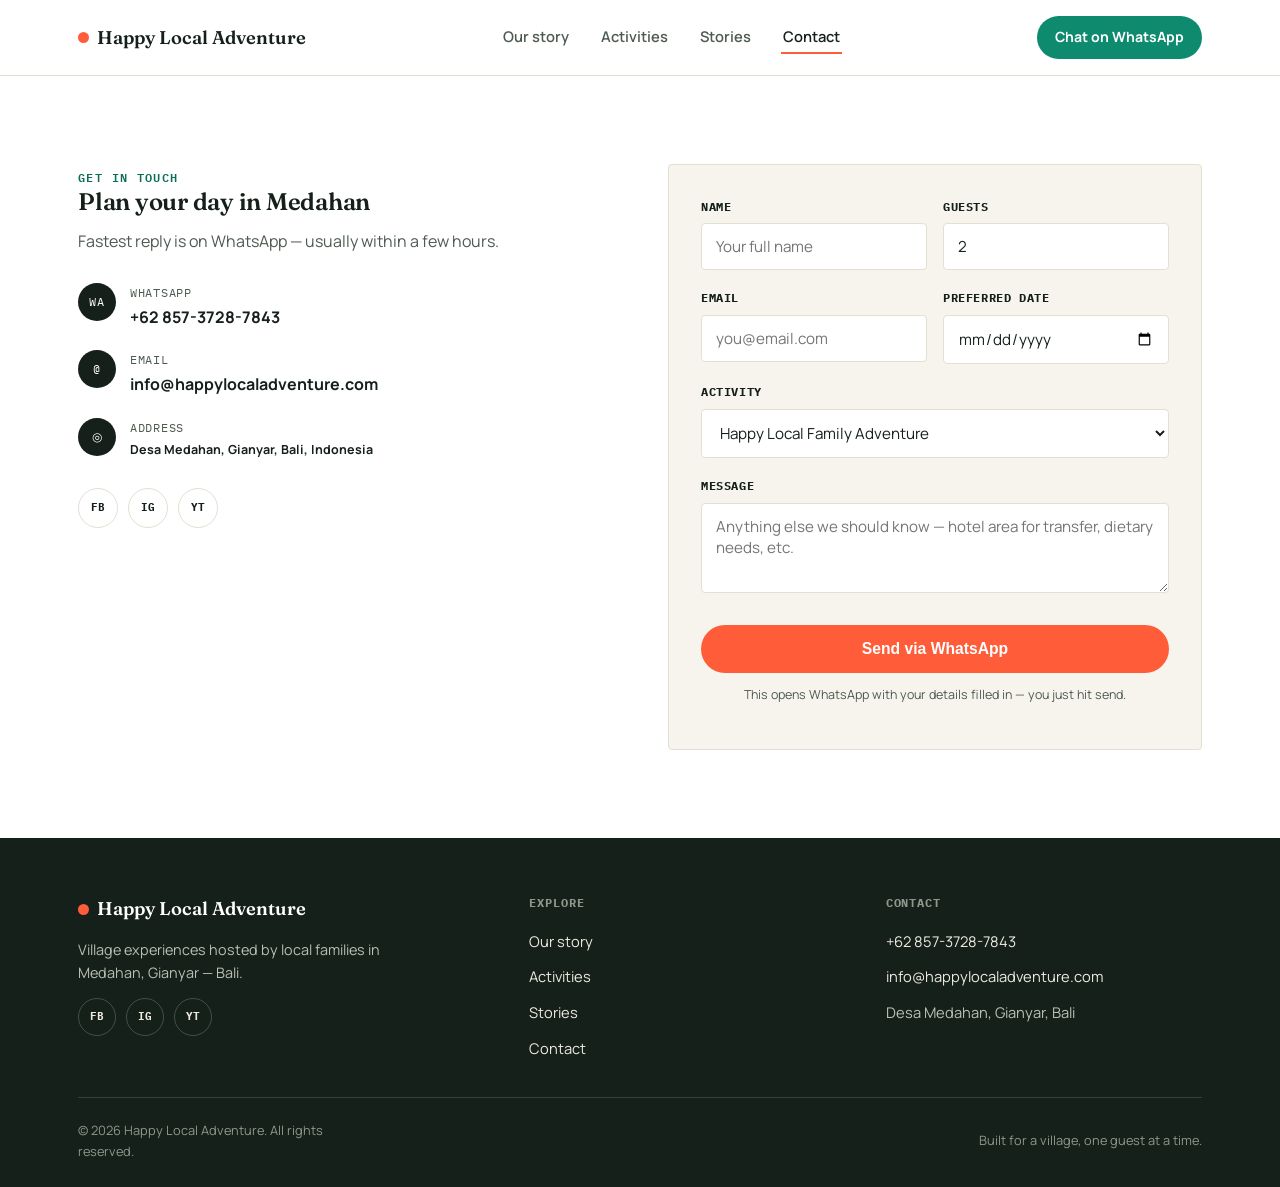
<file: contact.html>
<!DOCTYPE html>
<html lang="en">
<head>
<meta charset="UTF-8">
<meta name="viewport" content="width=device-width, initial-scale=1.0">
<title>Contact — Happy Local Adventure</title>
<meta name="description" content="Plan your day in Medahan village, Gianyar, Bali. WhatsApp, email and contact form.">
<link rel="preconnect" href="https://fonts.googleapis.com">
<link rel="preconnect" href="https://fonts.gstatic.com" crossorigin>
<link href="https://fonts.googleapis.com/css2?family=Fraunces:ital,wght@0,300..900;1,300..900&family=Manrope:wght@400;500;600;700;800&family=IBM+Plex+Mono:wght@400;500;600&display=swap" rel="stylesheet">
<link rel="stylesheet" href="assets/style.css">
</head>
<body>

<header>
  <nav class="nav">
    <a href="index.html" class="brand"><span class="mark" aria-hidden="true"></span>Happy Local Adventure</a>
    <button class="nav-toggle" aria-label="Menu" aria-expanded="false">☰</button>
    <ul class="nav-links">
      <li><a href="about.html">Our story</a></li>
      <li><a href="activities.html">Activities</a></li>
      <li><a href="blog.html">Stories</a></li>
      <li><a href="contact.html" class="active">Contact</a></li>
    </ul>
    <a class="nav-cta" href="https://wa.me/6285737287843" target="_blank" rel="noopener">Chat on WhatsApp</a>
  </nav>
</header>

<main>
  <section>
    <div class="wrap contact-grid">
      <div class="contact-info">
        <span class="eyebrow">Get in touch</span>
        <h2>Plan your day in Medahan</h2>
        <p style="color:var(--ink-soft); margin-top:14px;">Fastest reply is on WhatsApp — usually within a few hours.</p>
        <ul class="contact-list">
          <li>
            <span class="ico" aria-hidden="true">WA</span>
            <div><span>WhatsApp</span><a href="https://wa.me/6285737287843" target="_blank" rel="noopener">+62 857-3728-7843</a></div>
          </li>
          <li>
            <span class="ico" aria-hidden="true">@</span>
            <div><span>Email</span><a href="mailto:info@happylocaladventure.com">info@happylocaladventure.com</a></div>
          </li>
          <li>
            <span class="ico" aria-hidden="true">◎</span>
            <div><span>Address</span><span style="font-family:'Manrope',sans-serif; text-transform:none; letter-spacing:0; color:var(--ink); font-weight:700;">Desa Medahan, Gianyar, Bali, Indonesia</span></div>
          </li>
        </ul>
        <div class="contact-social">
          <a href="https://www.facebook.com/bara.oka.96" target="_blank" rel="noopener" aria-label="Facebook">FB</a>
          <a href="https://www.instagram.com/happy_local_adventure/" target="_blank" rel="noopener" aria-label="Instagram">IG</a>
          <a href="https://www.youtube.com/@happylocalAdventure" target="_blank" rel="noopener" aria-label="YouTube">YT</a>
        </div>
      </div>
      <form id="bookingForm">
        <div class="field-row">
          <div class="field">
            <label for="name">Name</label>
            <input type="text" id="name" required placeholder="Your full name">
          </div>
          <div class="field">
            <label for="pax">Guests</label>
            <input type="number" id="pax" min="1" value="2" required>
          </div>
        </div>
        <div class="field-row">
          <div class="field">
            <label for="email">Email</label>
            <input type="email" id="email" placeholder="you@email.com">
          </div>
          <div class="field">
            <label for="date">Preferred date</label>
            <input type="date" id="date">
          </div>
        </div>
        <div class="field">
          <label for="activity">Activity</label>
          <select id="activity">
            <option>Happy Local Family Adventure</option>
            <option>Dinner with Locals</option>
            <option>Lunch in the Jungle</option>
            <option>Lunch with Locals</option>
            <option>Balinese Spiritual Ceremony</option>
            <option>Not sure yet / ask us</option>
          </select>
        </div>
        <div class="field">
          <label for="message">Message</label>
          <textarea id="message" placeholder="Anything else we should know — hotel area for transfer, dietary needs, etc."></textarea>
        </div>
        <button type="submit" class="form-submit">Send via WhatsApp</button>
        <p class="form-hint">This opens WhatsApp with your details filled in — you just hit send.</p>
      </form>
    </div>
  </section>
</main>

<footer>
  <div class="wrap">
    <div class="footer-grid">
      <div>
        <a href="index.html" class="brand"><span class="mark" aria-hidden="true"></span>Happy Local Adventure</a>
        <p style="margin-top:14px;">Village experiences hosted by local families in Medahan, Gianyar — Bali.</p>
        <div class="social-row">
          <a href="https://www.facebook.com/bara.oka.96" target="_blank" rel="noopener" aria-label="Facebook">FB</a>
          <a href="https://www.instagram.com/happy_local_adventure/" target="_blank" rel="noopener" aria-label="Instagram">IG</a>
          <a href="https://www.youtube.com/@happylocalAdventure" target="_blank" rel="noopener" aria-label="YouTube">YT</a>
        </div>
      </div>
      <div>
        <h5>Explore</h5>
        <ul>
          <li><a href="about.html">Our story</a></li>
          <li><a href="activities.html">Activities</a></li>
          <li><a href="blog.html">Stories</a></li>
          <li><a href="contact.html">Contact</a></li>
        </ul>
      </div>
      <div>
        <h5>Contact</h5>
        <ul>
          <li><a href="https://wa.me/6285737287843" target="_blank" rel="noopener">+62 857-3728-7843</a></li>
          <li><a href="mailto:info@happylocaladventure.com">info@happylocaladventure.com</a></li>
          <li><span style="color:#B9BFB4; font-size:0.92rem;">Desa Medahan, Gianyar, Bali</span></li>
        </ul>
      </div>
    </div>
    <div class="footer-bottom">
      <p>© 2026 Happy Local Adventure. All rights reserved.</p>
      <p>Built for a village, one guest at a time.</p>
    </div>
  </div>
</footer>

<script src="assets/site.js" defer></script>
<script src="https://identity.netlify.com/v1/netlify-identity-widget.js"></script>
<script>
  if (window.netlifyIdentity) {
    window.netlifyIdentity.on("init", function (user) {
      if (!user) {
        window.netlifyIdentity.on("login", function () {
          document.location.href = "/admin/";
        });
      }
    });
  }
</script>
</body>
</html>
</file>
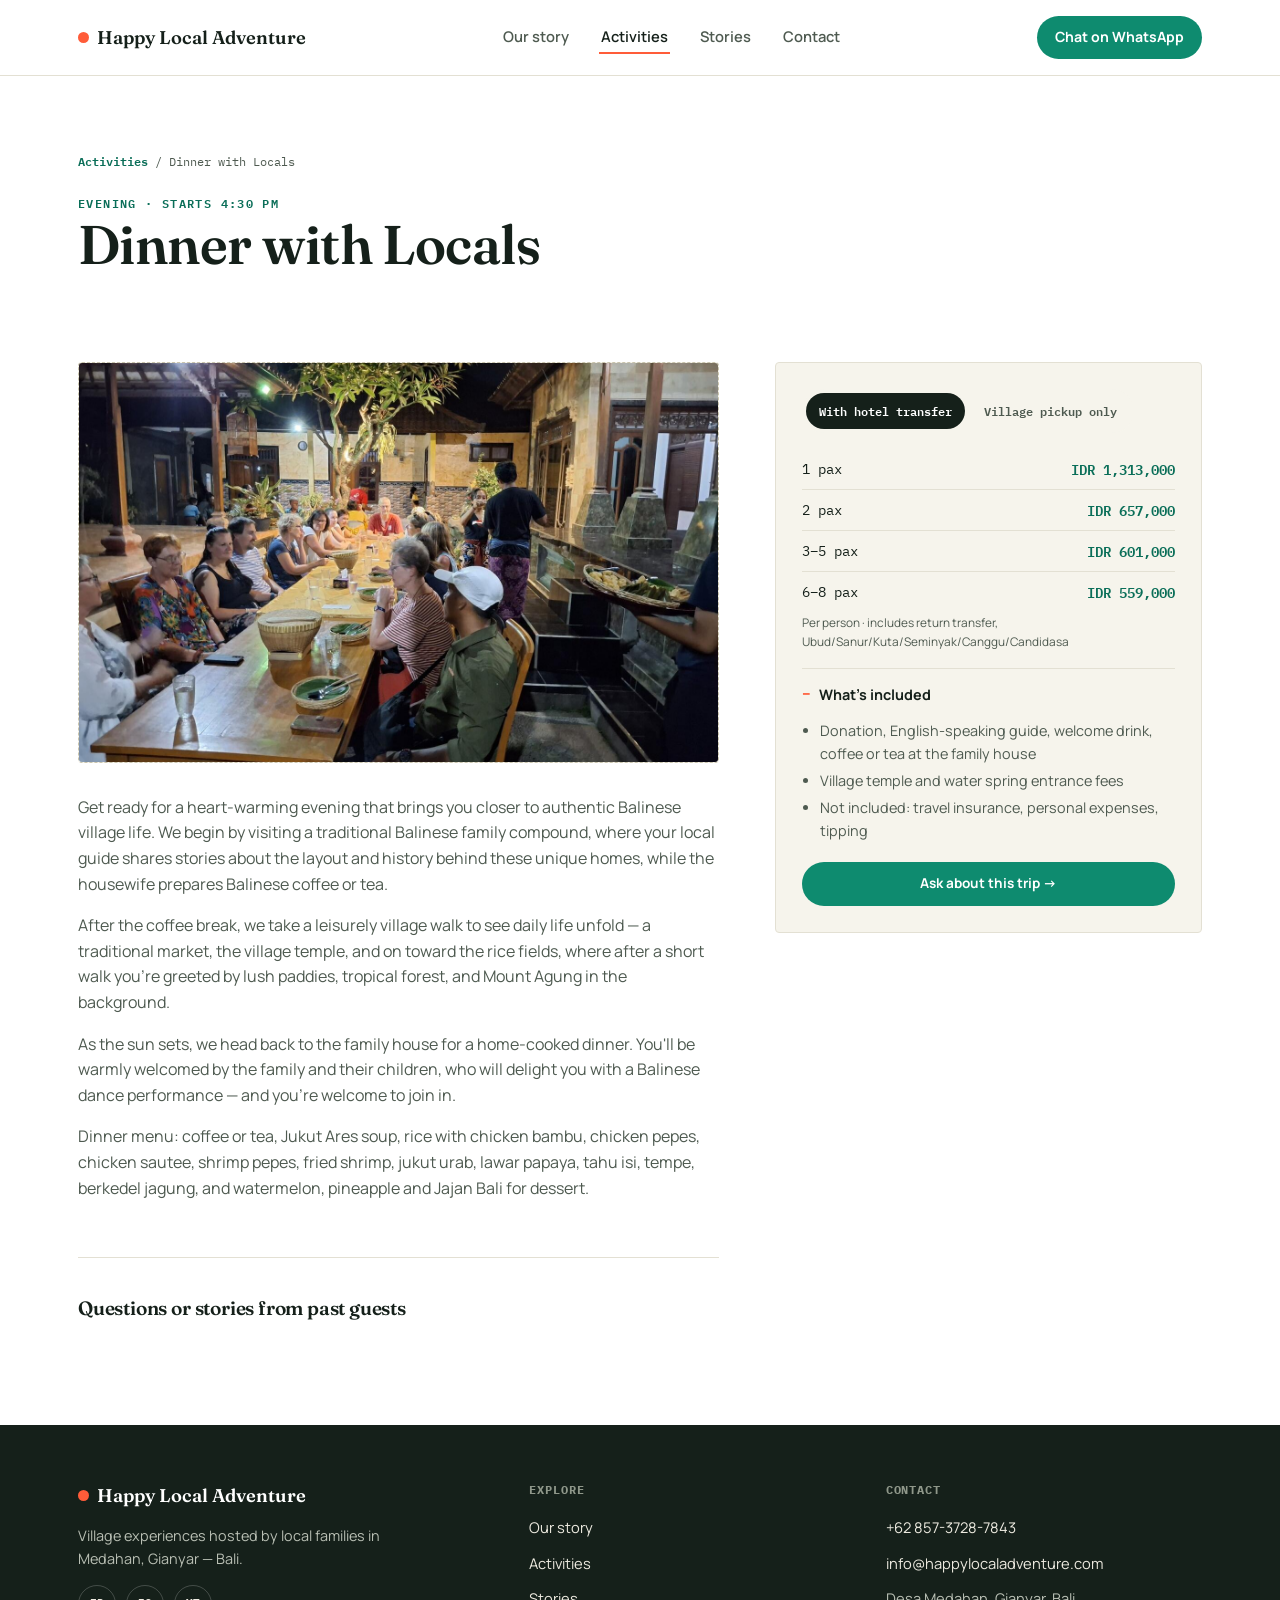
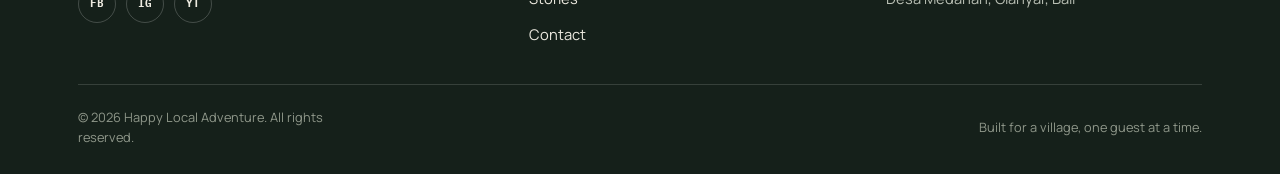
<file: activities/dinner-with-locals.html>
<!DOCTYPE html>
<html lang="en">
<head>
<meta charset="UTF-8">
<meta name="viewport" content="width=device-width, initial-scale=1.0">
<title>Dinner with Locals — Happy Local Adventure</title>
<meta name="description" content="A village walk at sunset and a home-cooked dinner with a Balinese family in Medahan, Gianyar.">
<link rel="preconnect" href="https://fonts.googleapis.com">
<link rel="preconnect" href="https://fonts.gstatic.com" crossorigin>
<link href="https://fonts.googleapis.com/css2?family=Fraunces:ital,wght@0,300..900;1,300..900&family=Manrope:wght@400;500;600;700;800&family=IBM+Plex+Mono:wght@400;500;600&display=swap" rel="stylesheet">
<link rel="stylesheet" href="../assets/style.css">
</head>
<body>

<div id="fb-root"></div>
<script async defer crossorigin="anonymous"
  src="https://connect.facebook.net/en_US/sdk.js#xfbml=1&version=v19.0&appId=YOUR_FACEBOOK_APP_ID">
</script>

<header>
  <nav class="nav">
    <a href="../index.html" class="brand"><span class="mark" aria-hidden="true"></span>Happy Local Adventure</a>
    <button class="nav-toggle" aria-label="Menu" aria-expanded="false">☰</button>
    <ul class="nav-links">
      <li><a href="../about.html">Our story</a></li>
      <li><a href="../activities.html" class="active">Activities</a></li>
      <li><a href="../blog.html">Stories</a></li>
      <li><a href="../contact.html">Contact</a></li>
    </ul>
    <a class="nav-cta" href="https://wa.me/6285737287843" target="_blank" rel="noopener">Chat on WhatsApp</a>
  </nav>
</header>

<main>
  <section class="page-hero" style="padding-bottom:0;">
    <div class="wrap">
      <p class="breadcrumb"><a href="../activities.html">Activities</a> / Dinner with Locals</p>
      <span class="eyebrow">Evening · Starts 4:30 PM</span>
      <h1>Dinner with Locals</h1>
    </div>
  </section>

  <section>
    <div class="wrap detail-grid">
      <div>
        <div class="photo-box" style="margin-bottom:32px;">
          <img src="images/uploads/dinner-with-locals-table.jpg" alt="Long-table family dinner under a traditional pavilion">
        </div>
        <div class="detail-copy">
          <p>Get ready for a heart-warming evening that brings you closer to authentic Balinese village life. We begin by visiting a traditional Balinese family compound, where your local guide shares stories about the layout and history behind these unique homes, while the housewife prepares Balinese coffee or tea.</p>
<p>After the coffee break, we take a leisurely village walk to see daily life unfold — a traditional market, the village temple, and on toward the rice fields, where after a short walk you're greeted by lush paddies, tropical forest, and Mount Agung in the background.</p>
<p>As the sun sets, we head back to the family house for a home-cooked dinner. You'll be warmly welcomed by the family and their children, who will delight you with a Balinese dance performance — and you're welcome to join in.</p>
<p>Dinner menu: coffee or tea, Jukut Ares soup, rice with chicken bambu, chicken pepes, chicken sautee, shrimp pepes, fried shrimp, jukut urab, lawar papaya, tahu isi, tempe, berkedel jagung, and watermelon, pineapple and Jajan Bali for dessert.</p>
        </div>

        <div class="comments-block">
          <h3>Questions or stories from past guests</h3>
          <div class="fb-comments" id="fbCommentsPlugin"
               data-href="__PAGE_URL__"
               data-width="100%"
               data-numposts="5">
          </div>
        </div>
      </div>

      <aside class="detail-sidebar">
        <div class="price-toggle">
<button class="toggle-btn active" data-panel="dinner-transfer">With hotel transfer</button>
<button class="toggle-btn" data-panel="dinner-village">Village pickup only</button>
</div>
<div class="price-panel" id="dinner-transfer"><table>
<tr><td>1 pax</td><td>IDR 1,313,000</td></tr>
<tr><td>2 pax</td><td>IDR 657,000</td></tr>
<tr><td>3–5 pax</td><td>IDR 601,000</td></tr>
<tr><td>6–8 pax</td><td>IDR 559,000</td></tr>
</table><p class="price-note">Per person · includes return transfer, Ubud/Sanur/Kuta/Seminyak/Canggu/Candidasa</p></div>
<div class="price-panel hidden" id="dinner-village"><table>
<tr><td>1 pax</td><td>IDR 743,000</td></tr>
<tr><td>2–8 pax</td><td>IDR 372,000</td></tr>
</table><p class="price-note">Per person · meet at the village, no hotel transfer</p></div>
        <details class="includes" open>
          <summary>What's included</summary>
          <ul>
            <li>Donation, English-speaking guide, welcome drink, coffee or tea at the family house</li>
<li>Village temple and water spring entrance fees</li>
<li>Not included: travel insurance, personal expenses, tipping</li>
          </ul>
        </details>
        <a class="btn-wa" style="justify-content:center;" href="https://wa.me/6285737287843?text=Hi%2C%20I%27d%20like%20to%20book%20Dinner%20with%20Locals." target="_blank" rel="noopener">Ask about this trip →</a>
      </aside>
    </div>
  </section>
</main>

<footer>
  <div class="wrap">
    <div class="footer-grid">
      <div>
        <a href="../index.html" class="brand"><span class="mark" aria-hidden="true"></span>Happy Local Adventure</a>
        <p style="margin-top:14px;">Village experiences hosted by local families in Medahan, Gianyar — Bali.</p>
        <div class="social-row">
          <a href="https://www.facebook.com/bara.oka.96" target="_blank" rel="noopener" aria-label="Facebook">FB</a>
          <a href="https://www.instagram.com/happy_local_adventure/" target="_blank" rel="noopener" aria-label="Instagram">IG</a>
          <a href="https://www.youtube.com/@happylocalAdventure" target="_blank" rel="noopener" aria-label="YouTube">YT</a>
        </div>
      </div>
      <div>
        <h5>Explore</h5>
        <ul>
          <li><a href="../about.html">Our story</a></li>
          <li><a href="../activities.html">Activities</a></li>
          <li><a href="../blog.html">Stories</a></li>
          <li><a href="../contact.html">Contact</a></li>
        </ul>
      </div>
      <div>
        <h5>Contact</h5>
        <ul>
          <li><a href="https://wa.me/6285737287843" target="_blank" rel="noopener">+62 857-3728-7843</a></li>
          <li><a href="mailto:info@happylocaladventure.com">info@happylocaladventure.com</a></li>
          <li><span style="color:#B9BFB4; font-size:0.92rem;">Desa Medahan, Gianyar, Bali</span></li>
        </ul>
      </div>
    </div>
    <div class="footer-bottom">
      <p>© 2026 Happy Local Adventure. All rights reserved.</p>
      <p>Built for a village, one guest at a time.</p>
    </div>
  </div>
</footer>

<script src="../assets/site.js" defer></script>
<script>
  document.getElementById('fbCommentsPlugin').setAttribute('data-href', window.location.href);
</script>
<script src="https://identity.netlify.com/v1/netlify-identity-widget.js"></script>
<script>
  if (window.netlifyIdentity) {
    window.netlifyIdentity.on("init", function (user) {
      if (!user) {
        window.netlifyIdentity.on("login", function () {
          document.location.href = "/admin/";
        });
      }
    });
  }
</script>
</body>
</html>
</file>
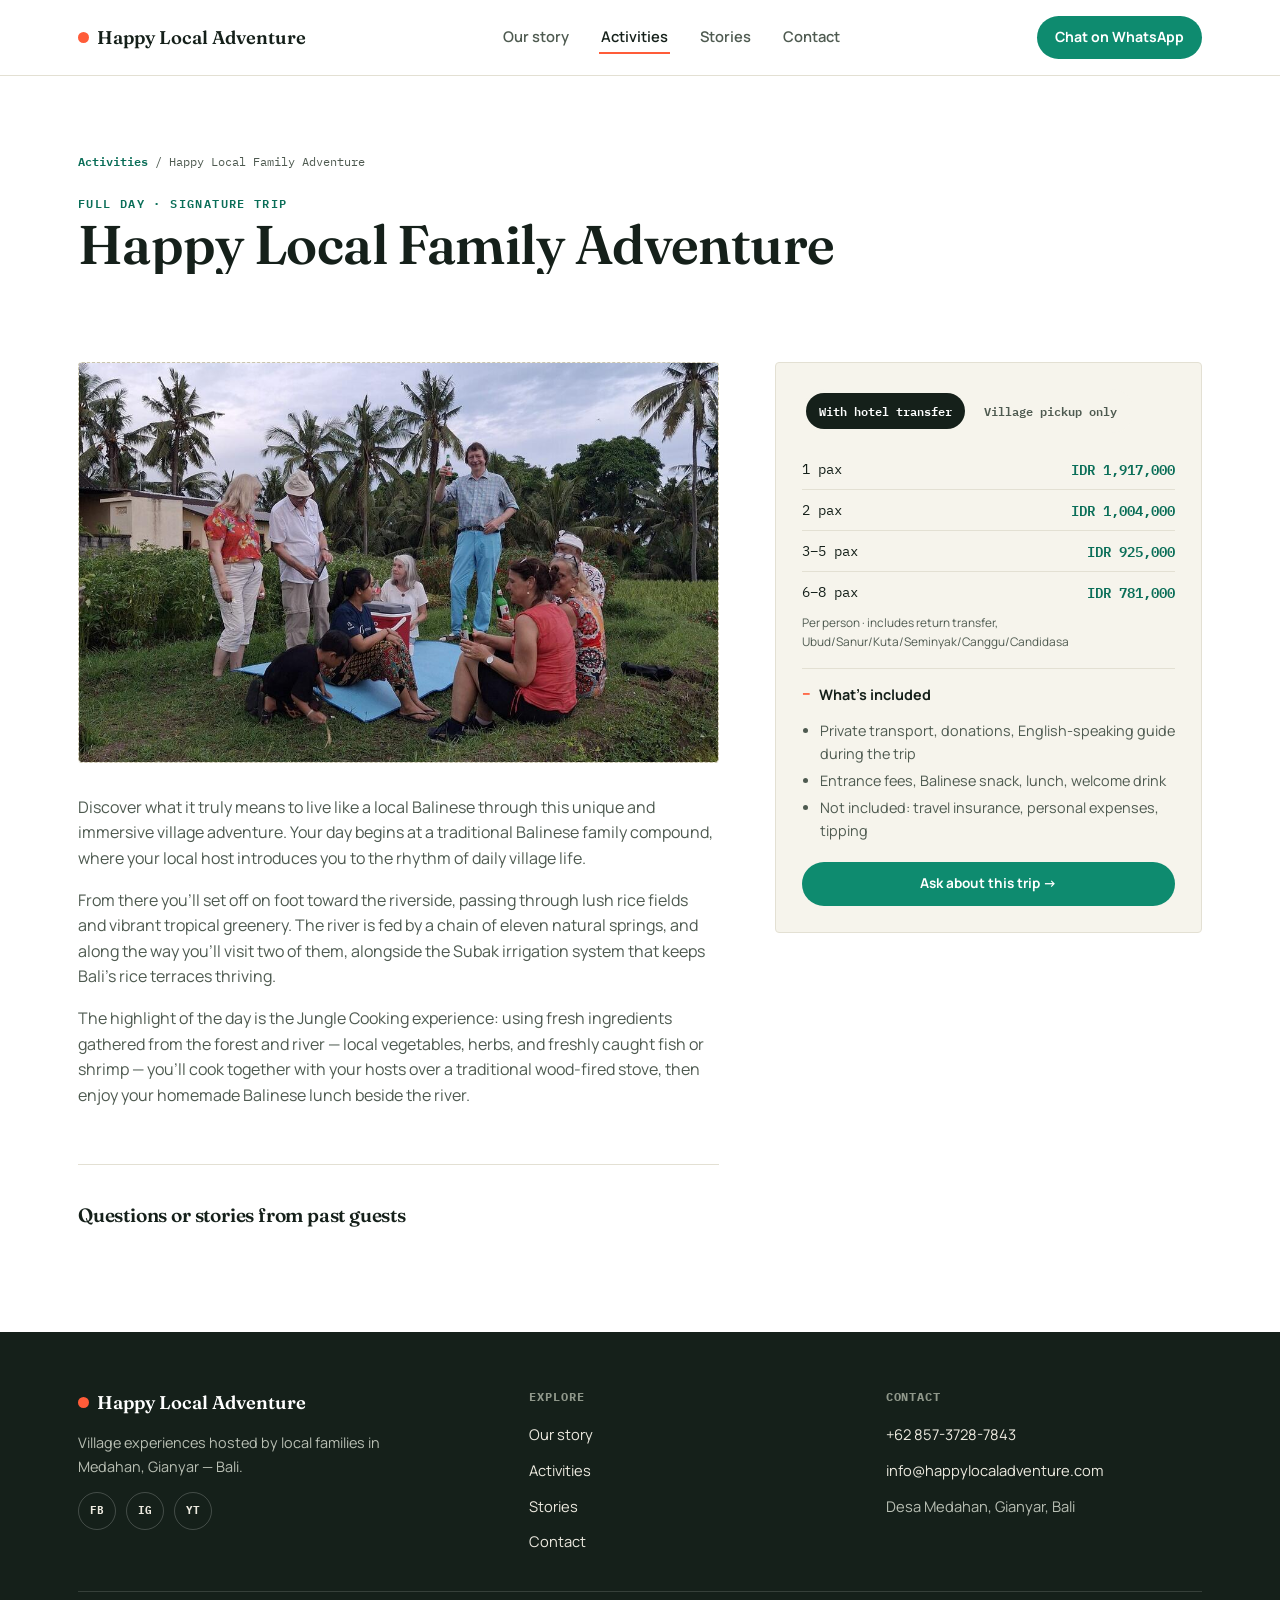
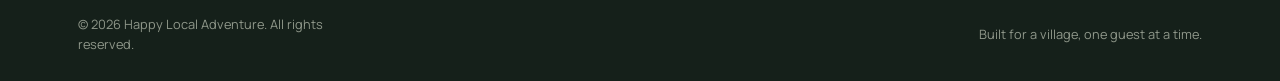
<file: activities/family-adventure.html>
<!DOCTYPE html>
<html lang="en">
<head>
<meta charset="UTF-8">
<meta name="viewport" content="width=device-width, initial-scale=1.0">
<title>Happy Local Family Adventure — Happy Local Adventure</title>
<meta name="description" content="Rice terraces, two natural springs, and a jungle-cooked lunch by the river in Medahan village, Gianyar.">
<link rel="preconnect" href="https://fonts.googleapis.com">
<link rel="preconnect" href="https://fonts.gstatic.com" crossorigin>
<link href="https://fonts.googleapis.com/css2?family=Fraunces:ital,wght@0,300..900;1,300..900&family=Manrope:wght@400;500;600;700;800&family=IBM+Plex+Mono:wght@400;500;600&display=swap" rel="stylesheet">
<link rel="stylesheet" href="../assets/style.css">
</head>
<body>

<div id="fb-root"></div>
<script async defer crossorigin="anonymous"
  src="https://connect.facebook.net/en_US/sdk.js#xfbml=1&version=v19.0&appId=YOUR_FACEBOOK_APP_ID">
</script>

<header>
  <nav class="nav">
    <a href="../index.html" class="brand"><span class="mark" aria-hidden="true"></span>Happy Local Adventure</a>
    <button class="nav-toggle" aria-label="Menu" aria-expanded="false">☰</button>
    <ul class="nav-links">
      <li><a href="../about.html">Our story</a></li>
      <li><a href="../activities.html" class="active">Activities</a></li>
      <li><a href="../blog.html">Stories</a></li>
      <li><a href="../contact.html">Contact</a></li>
    </ul>
    <a class="nav-cta" href="https://wa.me/6285737287843" target="_blank" rel="noopener">Chat on WhatsApp</a>
  </nav>
</header>

<main>
  <section class="page-hero" style="padding-bottom:0;">
    <div class="wrap">
      <p class="breadcrumb"><a href="../activities.html">Activities</a> / Happy Local Family Adventure</p>
      <span class="eyebrow">Full day · Signature trip</span>
      <h1>Happy Local Family Adventure</h1>
    </div>
  </section>

  <section>
    <div class="wrap detail-grid">
      <div>
        <div class="photo-box" style="margin-bottom:32px;">
          <img src="images/uploads/family-adventure-trekking.jpg" alt="Guests trekking the rice terraces near Medahan">
        </div>
        <div class="detail-copy">
          <p>Discover what it truly means to live like a local Balinese through this unique and immersive village adventure. Your day begins at a traditional Balinese family compound, where your local host introduces you to the rhythm of daily village life.</p>
<p>From there you'll set off on foot toward the riverside, passing through lush rice fields and vibrant tropical greenery. The river is fed by a chain of eleven natural springs, and along the way you'll visit two of them, alongside the Subak irrigation system that keeps Bali's rice terraces thriving.</p>
<p>The highlight of the day is the Jungle Cooking experience: using fresh ingredients gathered from the forest and river — local vegetables, herbs, and freshly caught fish or shrimp — you'll cook together with your hosts over a traditional wood-fired stove, then enjoy your homemade Balinese lunch beside the river.</p>
        </div>

        <div class="comments-block">
          <h3>Questions or stories from past guests</h3>
          <div class="fb-comments" id="fbCommentsPlugin"
               data-href="__PAGE_URL__"
               data-width="100%"
               data-numposts="5">
          </div>
        </div>
      </div>

      <aside class="detail-sidebar">
        <div class="price-toggle">
<button class="toggle-btn active" data-panel="fam-transfer">With hotel transfer</button>
<button class="toggle-btn" data-panel="fam-village">Village pickup only</button>
</div>
<div class="price-panel" id="fam-transfer"><table>
<tr><td>1 pax</td><td>IDR 1,917,000</td></tr>
<tr><td>2 pax</td><td>IDR 1,004,000</td></tr>
<tr><td>3–5 pax</td><td>IDR 925,000</td></tr>
<tr><td>6–8 pax</td><td>IDR 781,000</td></tr>
</table><p class="price-note">Per person · includes return transfer, Ubud/Sanur/Kuta/Seminyak/Canggu/Candidasa</p></div>
<div class="price-panel hidden" id="fam-village"><table>
<tr><td>1 pax</td><td>IDR 1,276,000</td></tr>
<tr><td>2 pax</td><td>IDR 640,000</td></tr>
<tr><td>3–5 pax</td><td>IDR 624,000</td></tr>
<tr><td>6–8 pax</td><td>IDR 530,000</td></tr>
</table><p class="price-note">Per person · meet at the village, no hotel transfer</p></div>
        <details class="includes" open>
          <summary>What's included</summary>
          <ul>
            <li>Private transport, donations, English-speaking guide during the trip</li>
<li>Entrance fees, Balinese snack, lunch, welcome drink</li>
<li>Not included: travel insurance, personal expenses, tipping</li>
          </ul>
        </details>
        <a class="btn-wa" style="justify-content:center;" href="https://wa.me/6285737287843?text=Hi%2C%20I%27d%20like%20to%20book%20the%20Happy%20Local%20Family%20Adventure." target="_blank" rel="noopener">Ask about this trip →</a>
      </aside>
    </div>
  </section>
</main>

<footer>
  <div class="wrap">
    <div class="footer-grid">
      <div>
        <a href="../index.html" class="brand"><span class="mark" aria-hidden="true"></span>Happy Local Adventure</a>
        <p style="margin-top:14px;">Village experiences hosted by local families in Medahan, Gianyar — Bali.</p>
        <div class="social-row">
          <a href="https://www.facebook.com/bara.oka.96" target="_blank" rel="noopener" aria-label="Facebook">FB</a>
          <a href="https://www.instagram.com/happy_local_adventure/" target="_blank" rel="noopener" aria-label="Instagram">IG</a>
          <a href="https://www.youtube.com/@happylocalAdventure" target="_blank" rel="noopener" aria-label="YouTube">YT</a>
        </div>
      </div>
      <div>
        <h5>Explore</h5>
        <ul>
          <li><a href="../about.html">Our story</a></li>
          <li><a href="../activities.html">Activities</a></li>
          <li><a href="../blog.html">Stories</a></li>
          <li><a href="../contact.html">Contact</a></li>
        </ul>
      </div>
      <div>
        <h5>Contact</h5>
        <ul>
          <li><a href="https://wa.me/6285737287843" target="_blank" rel="noopener">+62 857-3728-7843</a></li>
          <li><a href="mailto:info@happylocaladventure.com">info@happylocaladventure.com</a></li>
          <li><span style="color:#B9BFB4; font-size:0.92rem;">Desa Medahan, Gianyar, Bali</span></li>
        </ul>
      </div>
    </div>
    <div class="footer-bottom">
      <p>© 2026 Happy Local Adventure. All rights reserved.</p>
      <p>Built for a village, one guest at a time.</p>
    </div>
  </div>
</footer>

<script src="../assets/site.js" defer></script>
<script>
  document.getElementById('fbCommentsPlugin').setAttribute('data-href', window.location.href);
</script>
<script src="https://identity.netlify.com/v1/netlify-identity-widget.js"></script>
<script>
  if (window.netlifyIdentity) {
    window.netlifyIdentity.on("init", function (user) {
      if (!user) {
        window.netlifyIdentity.on("login", function () {
          document.location.href = "/admin/";
        });
      }
    });
  }
</script>
</body>
</html>
</file>
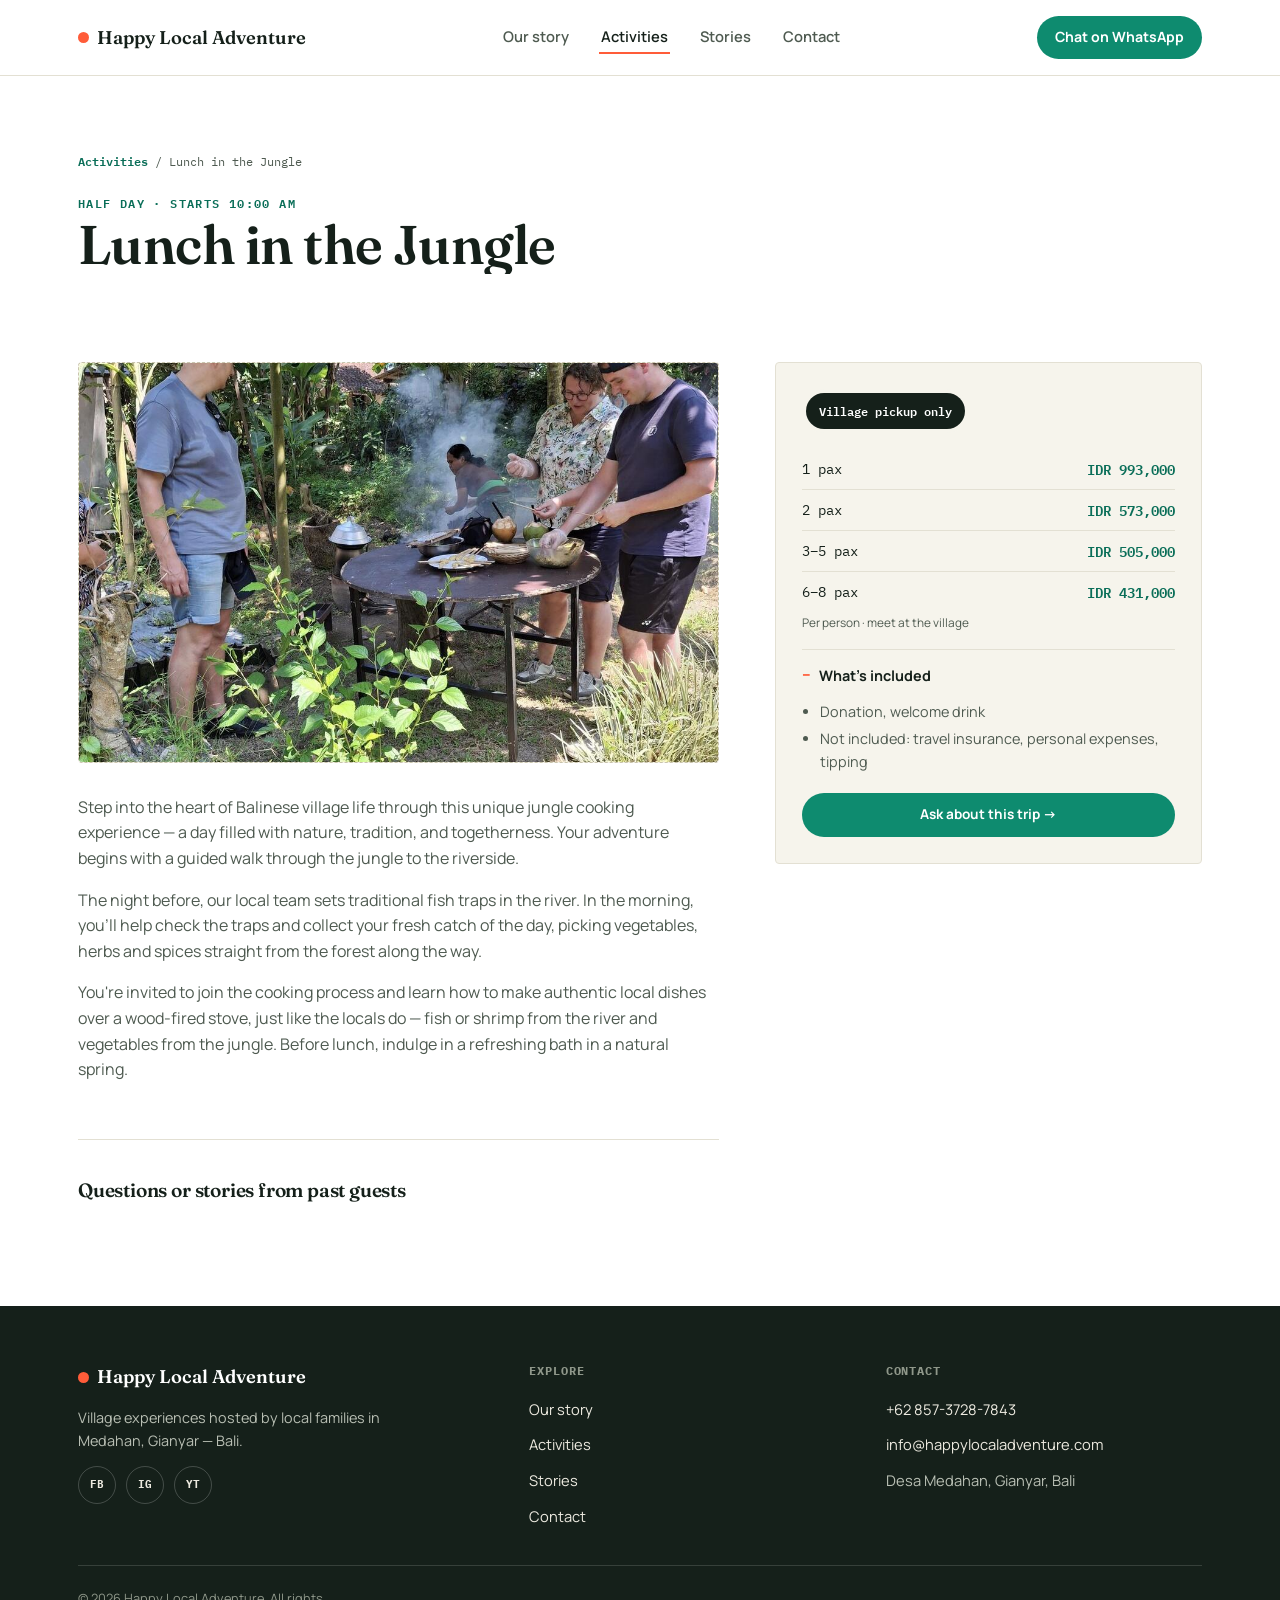
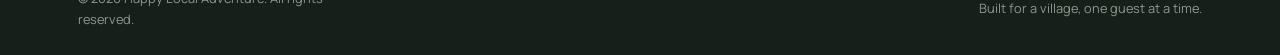
<file: activities/lunch-in-the-jungle.html>
<!DOCTYPE html>
<html lang="en">
<head>
<meta charset="UTF-8">
<meta name="viewport" content="width=device-width, initial-scale=1.0">
<title>Lunch in the Jungle — Happy Local Adventure</title>
<meta name="description" content="Forage the jungle and cook lunch over a wood fire by the river in Medahan village, Gianyar.">
<link rel="preconnect" href="https://fonts.googleapis.com">
<link rel="preconnect" href="https://fonts.gstatic.com" crossorigin>
<link href="https://fonts.googleapis.com/css2?family=Fraunces:ital,wght@0,300..900;1,300..900&family=Manrope:wght@400;500;600;700;800&family=IBM+Plex+Mono:wght@400;500;600&display=swap" rel="stylesheet">
<link rel="stylesheet" href="../assets/style.css">
</head>
<body>

<div id="fb-root"></div>
<script async defer crossorigin="anonymous"
  src="https://connect.facebook.net/en_US/sdk.js#xfbml=1&version=v19.0&appId=YOUR_FACEBOOK_APP_ID">
</script>

<header>
  <nav class="nav">
    <a href="../index.html" class="brand"><span class="mark" aria-hidden="true"></span>Happy Local Adventure</a>
    <button class="nav-toggle" aria-label="Menu" aria-expanded="false">☰</button>
    <ul class="nav-links">
      <li><a href="../about.html">Our story</a></li>
      <li><a href="../activities.html" class="active">Activities</a></li>
      <li><a href="../blog.html">Stories</a></li>
      <li><a href="../contact.html">Contact</a></li>
    </ul>
    <a class="nav-cta" href="https://wa.me/6285737287843" target="_blank" rel="noopener">Chat on WhatsApp</a>
  </nav>
</header>

<main>
  <section class="page-hero" style="padding-bottom:0;">
    <div class="wrap">
      <p class="breadcrumb"><a href="../activities.html">Activities</a> / Lunch in the Jungle</p>
      <span class="eyebrow">Half day · Starts 10:00 AM</span>
      <h1>Lunch in the Jungle</h1>
    </div>
  </section>

  <section>
    <div class="wrap detail-grid">
      <div>
        <div class="photo-box" style="margin-bottom:32px;">
          <img src="images/uploads/lunch-jungle-fish-trap.jpg" alt="Checking fish traps in the river before Jungle Cooking">
        </div>
        <div class="detail-copy">
          <p>Step into the heart of Balinese village life through this unique jungle cooking experience — a day filled with nature, tradition, and togetherness. Your adventure begins with a guided walk through the jungle to the riverside.</p>
<p>The night before, our local team sets traditional fish traps in the river. In the morning, you'll help check the traps and collect your fresh catch of the day, picking vegetables, herbs and spices straight from the forest along the way.</p>
<p>You're invited to join the cooking process and learn how to make authentic local dishes over a wood-fired stove, just like the locals do — fish or shrimp from the river and vegetables from the jungle. Before lunch, indulge in a refreshing bath in a natural spring.</p>
        </div>

        <div class="comments-block">
          <h3>Questions or stories from past guests</h3>
          <div class="fb-comments" id="fbCommentsPlugin"
               data-href="__PAGE_URL__"
               data-width="100%"
               data-numposts="5">
          </div>
        </div>
      </div>

      <aside class="detail-sidebar">
        <div class="price-toggle">
<button class="toggle-btn active" data-panel="jungle-village">Village pickup only</button>
</div>
<div class="price-panel" id="jungle-village"><table>
<tr><td>1 pax</td><td>IDR 993,000</td></tr>
<tr><td>2 pax</td><td>IDR 573,000</td></tr>
<tr><td>3–5 pax</td><td>IDR 505,000</td></tr>
<tr><td>6–8 pax</td><td>IDR 431,000</td></tr>
</table><p class="price-note">Per person · meet at the village</p></div>
        <details class="includes" open>
          <summary>What's included</summary>
          <ul>
            <li>Donation, welcome drink</li>
<li>Not included: travel insurance, personal expenses, tipping</li>
          </ul>
        </details>
        <a class="btn-wa" style="justify-content:center;" href="https://wa.me/6285737287843?text=Hi%2C%20I%27d%20like%20to%20book%20Lunch%20in%20the%20Jungle." target="_blank" rel="noopener">Ask about this trip →</a>
      </aside>
    </div>
  </section>
</main>

<footer>
  <div class="wrap">
    <div class="footer-grid">
      <div>
        <a href="../index.html" class="brand"><span class="mark" aria-hidden="true"></span>Happy Local Adventure</a>
        <p style="margin-top:14px;">Village experiences hosted by local families in Medahan, Gianyar — Bali.</p>
        <div class="social-row">
          <a href="https://www.facebook.com/bara.oka.96" target="_blank" rel="noopener" aria-label="Facebook">FB</a>
          <a href="https://www.instagram.com/happy_local_adventure/" target="_blank" rel="noopener" aria-label="Instagram">IG</a>
          <a href="https://www.youtube.com/@happylocalAdventure" target="_blank" rel="noopener" aria-label="YouTube">YT</a>
        </div>
      </div>
      <div>
        <h5>Explore</h5>
        <ul>
          <li><a href="../about.html">Our story</a></li>
          <li><a href="../activities.html">Activities</a></li>
          <li><a href="../blog.html">Stories</a></li>
          <li><a href="../contact.html">Contact</a></li>
        </ul>
      </div>
      <div>
        <h5>Contact</h5>
        <ul>
          <li><a href="https://wa.me/6285737287843" target="_blank" rel="noopener">+62 857-3728-7843</a></li>
          <li><a href="mailto:info@happylocaladventure.com">info@happylocaladventure.com</a></li>
          <li><span style="color:#B9BFB4; font-size:0.92rem;">Desa Medahan, Gianyar, Bali</span></li>
        </ul>
      </div>
    </div>
    <div class="footer-bottom">
      <p>© 2026 Happy Local Adventure. All rights reserved.</p>
      <p>Built for a village, one guest at a time.</p>
    </div>
  </div>
</footer>

<script src="../assets/site.js" defer></script>
<script>
  document.getElementById('fbCommentsPlugin').setAttribute('data-href', window.location.href);
</script>
<script src="https://identity.netlify.com/v1/netlify-identity-widget.js"></script>
<script>
  if (window.netlifyIdentity) {
    window.netlifyIdentity.on("init", function (user) {
      if (!user) {
        window.netlifyIdentity.on("login", function () {
          document.location.href = "/admin/";
        });
      }
    });
  }
</script>
</body>
</html>
</file>
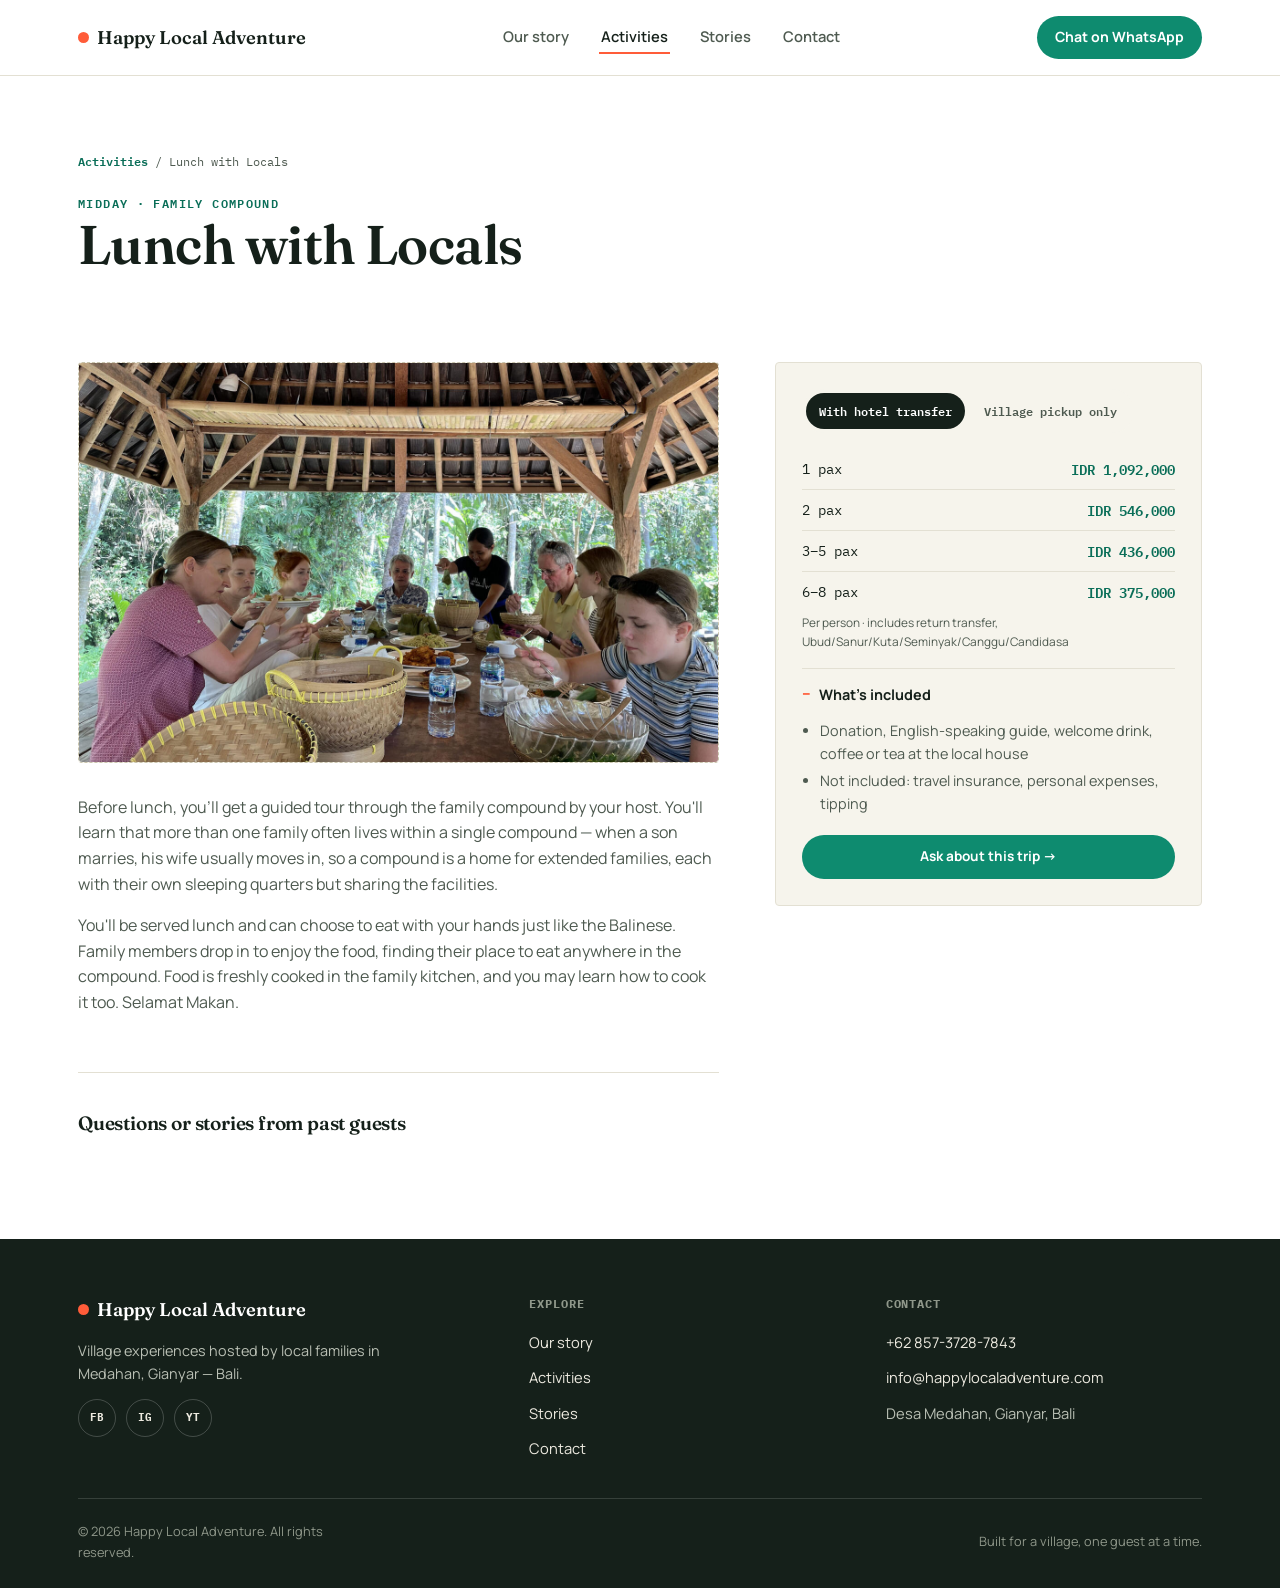
<file: activities/lunch-with-locals.html>
<!DOCTYPE html>
<html lang="en">
<head>
<meta charset="UTF-8">
<meta name="viewport" content="width=device-width, initial-scale=1.0">
<title>Lunch with Locals — Happy Local Adventure</title>
<meta name="description" content="A guided family compound tour and lunch the Balinese way in Medahan village, Gianyar.">
<link rel="preconnect" href="https://fonts.googleapis.com">
<link rel="preconnect" href="https://fonts.gstatic.com" crossorigin>
<link href="https://fonts.googleapis.com/css2?family=Fraunces:ital,wght@0,300..900;1,300..900&family=Manrope:wght@400;500;600;700;800&family=IBM+Plex+Mono:wght@400;500;600&display=swap" rel="stylesheet">
<link rel="stylesheet" href="../assets/style.css">
</head>
<body>

<div id="fb-root"></div>
<script async defer crossorigin="anonymous"
  src="https://connect.facebook.net/en_US/sdk.js#xfbml=1&version=v19.0&appId=YOUR_FACEBOOK_APP_ID">
</script>

<header>
  <nav class="nav">
    <a href="../index.html" class="brand"><span class="mark" aria-hidden="true"></span>Happy Local Adventure</a>
    <button class="nav-toggle" aria-label="Menu" aria-expanded="false">☰</button>
    <ul class="nav-links">
      <li><a href="../about.html">Our story</a></li>
      <li><a href="../activities.html" class="active">Activities</a></li>
      <li><a href="../blog.html">Stories</a></li>
      <li><a href="../contact.html">Contact</a></li>
    </ul>
    <a class="nav-cta" href="https://wa.me/6285737287843" target="_blank" rel="noopener">Chat on WhatsApp</a>
  </nav>
</header>

<main>
  <section class="page-hero" style="padding-bottom:0;">
    <div class="wrap">
      <p class="breadcrumb"><a href="../activities.html">Activities</a> / Lunch with Locals</p>
      <span class="eyebrow">Midday · Family compound</span>
      <h1>Lunch with Locals</h1>
    </div>
  </section>

  <section>
    <div class="wrap detail-grid">
      <div>
        <div class="photo-box" style="margin-bottom:32px;">
          <img src="images/uploads/lunch-with-locals-table.jpg" alt="Guests eating lunch under a family compound pavilion">
        </div>
        <div class="detail-copy">
          <p>Before lunch, you'll get a guided tour through the family compound by your host. You'll learn that more than one family often lives within a single compound — when a son marries, his wife usually moves in, so a compound is a home for extended families, each with their own sleeping quarters but sharing the facilities.</p>
<p>You'll be served lunch and can choose to eat with your hands just like the Balinese. Family members drop in to enjoy the food, finding their place to eat anywhere in the compound. Food is freshly cooked in the family kitchen, and you may learn how to cook it too. Selamat Makan.</p>
        </div>

        <div class="comments-block">
          <h3>Questions or stories from past guests</h3>
          <div class="fb-comments" id="fbCommentsPlugin"
               data-href="__PAGE_URL__"
               data-width="100%"
               data-numposts="5">
          </div>
        </div>
      </div>

      <aside class="detail-sidebar">
        <div class="price-toggle">
<button class="toggle-btn active" data-panel="lunch-transfer">With hotel transfer</button>
<button class="toggle-btn" data-panel="lunch-village">Village pickup only</button>
</div>
<div class="price-panel" id="lunch-transfer"><table>
<tr><td>1 pax</td><td>IDR 1,092,000</td></tr>
<tr><td>2 pax</td><td>IDR 546,000</td></tr>
<tr><td>3–5 pax</td><td>IDR 436,000</td></tr>
<tr><td>6–8 pax</td><td>IDR 375,000</td></tr>
</table><p class="price-note">Per person · includes return transfer, Ubud/Sanur/Kuta/Seminyak/Canggu/Candidasa</p></div>
<div class="price-panel hidden" id="lunch-village"><table>
<tr><td>1 pax</td><td>IDR 447,000</td></tr>
<tr><td>2–8 pax</td><td>IDR 225,000</td></tr>
</table><p class="price-note">Per person · meet at the village, no hotel transfer</p></div>
        <details class="includes" open>
          <summary>What's included</summary>
          <ul>
            <li>Donation, English-speaking guide, welcome drink, coffee or tea at the local house</li>
<li>Not included: travel insurance, personal expenses, tipping</li>
          </ul>
        </details>
        <a class="btn-wa" style="justify-content:center;" href="https://wa.me/6285737287843?text=Hi%2C%20I%27d%20like%20to%20book%20Lunch%20with%20Locals." target="_blank" rel="noopener">Ask about this trip →</a>
      </aside>
    </div>
  </section>
</main>

<footer>
  <div class="wrap">
    <div class="footer-grid">
      <div>
        <a href="../index.html" class="brand"><span class="mark" aria-hidden="true"></span>Happy Local Adventure</a>
        <p style="margin-top:14px;">Village experiences hosted by local families in Medahan, Gianyar — Bali.</p>
        <div class="social-row">
          <a href="https://www.facebook.com/bara.oka.96" target="_blank" rel="noopener" aria-label="Facebook">FB</a>
          <a href="https://www.instagram.com/happy_local_adventure/" target="_blank" rel="noopener" aria-label="Instagram">IG</a>
          <a href="https://www.youtube.com/@happylocalAdventure" target="_blank" rel="noopener" aria-label="YouTube">YT</a>
        </div>
      </div>
      <div>
        <h5>Explore</h5>
        <ul>
          <li><a href="../about.html">Our story</a></li>
          <li><a href="../activities.html">Activities</a></li>
          <li><a href="../blog.html">Stories</a></li>
          <li><a href="../contact.html">Contact</a></li>
        </ul>
      </div>
      <div>
        <h5>Contact</h5>
        <ul>
          <li><a href="https://wa.me/6285737287843" target="_blank" rel="noopener">+62 857-3728-7843</a></li>
          <li><a href="mailto:info@happylocaladventure.com">info@happylocaladventure.com</a></li>
          <li><span style="color:#B9BFB4; font-size:0.92rem;">Desa Medahan, Gianyar, Bali</span></li>
        </ul>
      </div>
    </div>
    <div class="footer-bottom">
      <p>© 2026 Happy Local Adventure. All rights reserved.</p>
      <p>Built for a village, one guest at a time.</p>
    </div>
  </div>
</footer>

<script src="../assets/site.js" defer></script>
<script>
  document.getElementById('fbCommentsPlugin').setAttribute('data-href', window.location.href);
</script>
<script src="https://identity.netlify.com/v1/netlify-identity-widget.js"></script>
<script>
  if (window.netlifyIdentity) {
    window.netlifyIdentity.on("init", function (user) {
      if (!user) {
        window.netlifyIdentity.on("login", function () {
          document.location.href = "/admin/";
        });
      }
    });
  }
</script>
</body>
</html>
</file>
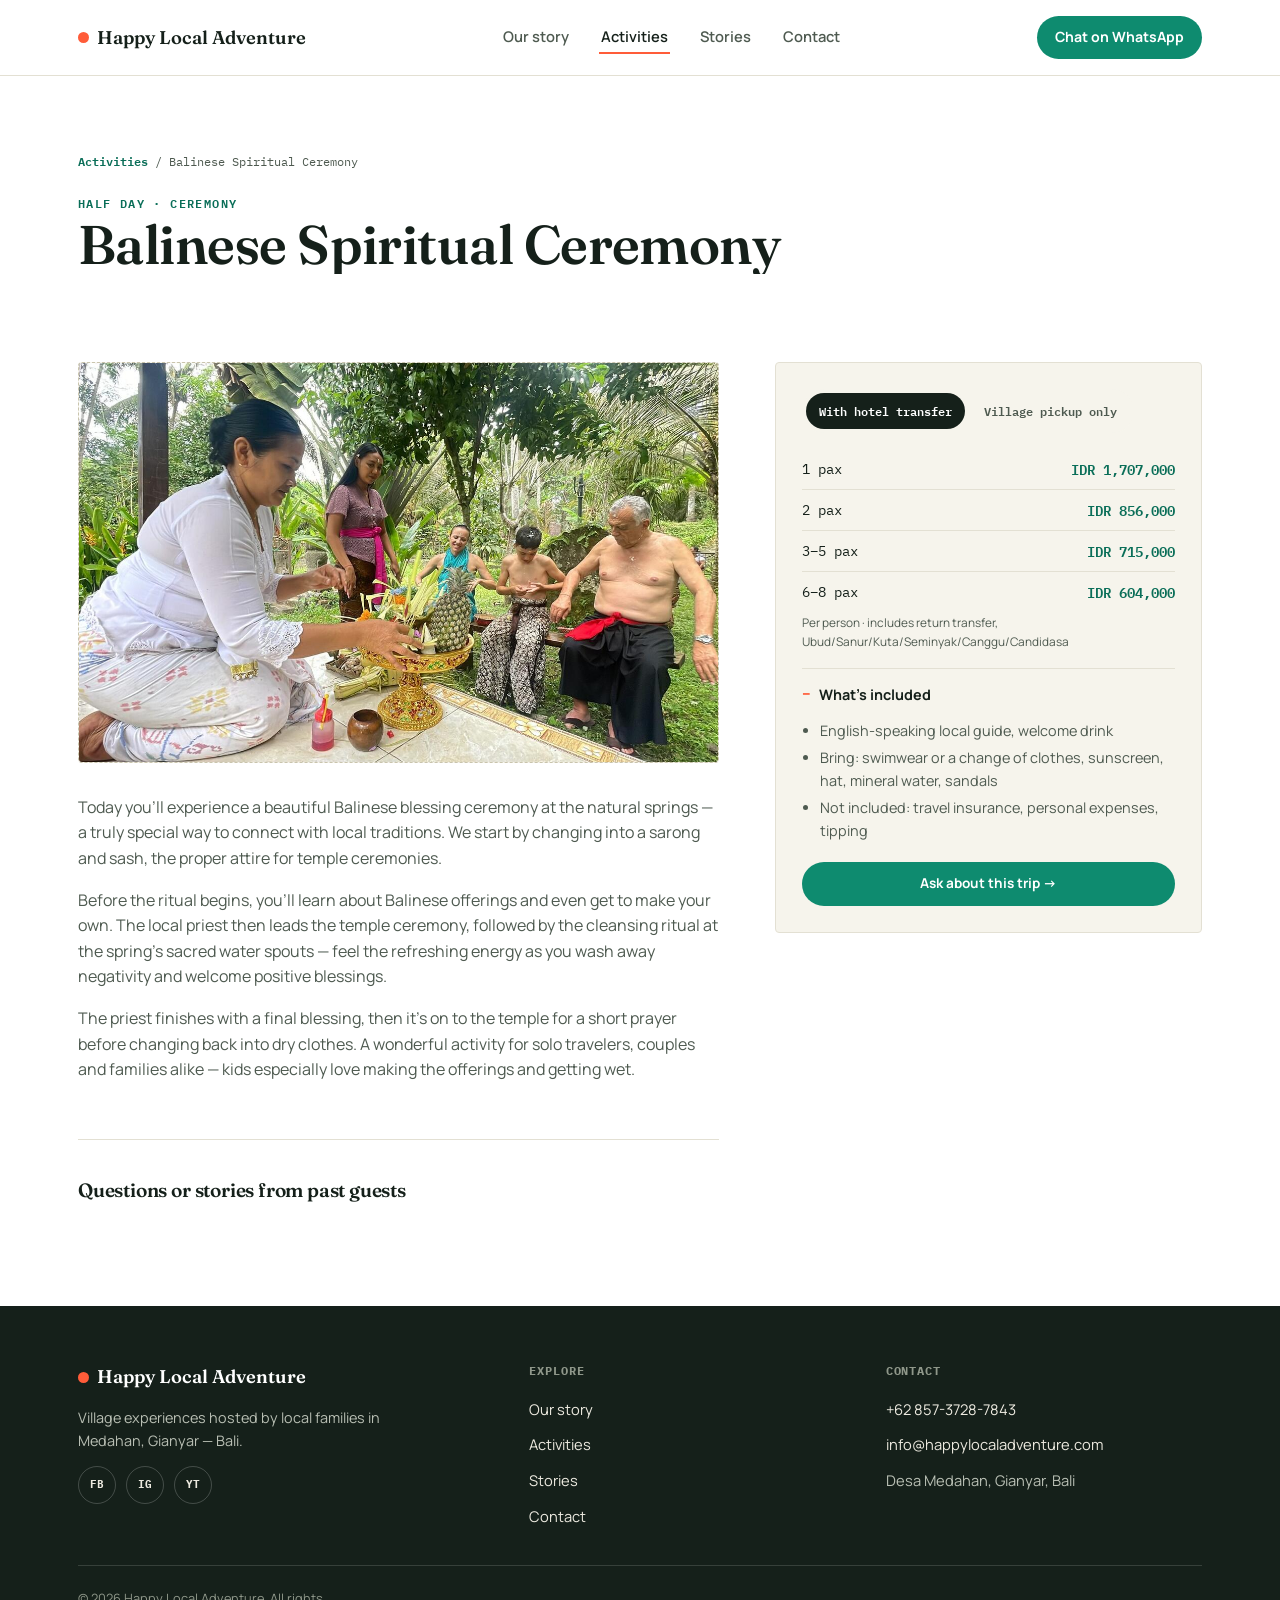
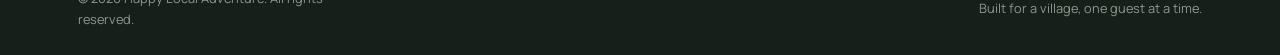
<file: activities/spiritual-ceremony.html>
<!DOCTYPE html>
<html lang="en">
<head>
<meta charset="UTF-8">
<meta name="viewport" content="width=device-width, initial-scale=1.0">
<title>Balinese Spiritual Ceremony — Happy Local Adventure</title>
<meta name="description" content="A Balinese blessing ceremony and cleansing ritual at the natural springs in Medahan village, Gianyar.">
<link rel="preconnect" href="https://fonts.googleapis.com">
<link rel="preconnect" href="https://fonts.gstatic.com" crossorigin>
<link href="https://fonts.googleapis.com/css2?family=Fraunces:ital,wght@0,300..900;1,300..900&family=Manrope:wght@400;500;600;700;800&family=IBM+Plex+Mono:wght@400;500;600&display=swap" rel="stylesheet">
<link rel="stylesheet" href="../assets/style.css">
</head>
<body>

<div id="fb-root"></div>
<script async defer crossorigin="anonymous"
  src="https://connect.facebook.net/en_US/sdk.js#xfbml=1&version=v19.0&appId=YOUR_FACEBOOK_APP_ID">
</script>

<header>
  <nav class="nav">
    <a href="../index.html" class="brand"><span class="mark" aria-hidden="true"></span>Happy Local Adventure</a>
    <button class="nav-toggle" aria-label="Menu" aria-expanded="false">☰</button>
    <ul class="nav-links">
      <li><a href="../about.html">Our story</a></li>
      <li><a href="../activities.html" class="active">Activities</a></li>
      <li><a href="../blog.html">Stories</a></li>
      <li><a href="../contact.html">Contact</a></li>
    </ul>
    <a class="nav-cta" href="https://wa.me/6285737287843" target="_blank" rel="noopener">Chat on WhatsApp</a>
  </nav>
</header>

<main>
  <section class="page-hero" style="padding-bottom:0;">
    <div class="wrap">
      <p class="breadcrumb"><a href="../activities.html">Activities</a> / Balinese Spiritual Ceremony</p>
      <span class="eyebrow">Half day · Ceremony</span>
      <h1>Balinese Spiritual Ceremony</h1>
    </div>
  </section>

  <section>
    <div class="wrap detail-grid">
      <div>
        <div class="photo-box" style="margin-bottom:32px;">
          <img src="images/uploads/spiritual-ceremony-holy-water.jpg" alt="Priestess performing a blessing ceremony at the spring">
        </div>
        <div class="detail-copy">
          <p>Today you'll experience a beautiful Balinese blessing ceremony at the natural springs — a truly special way to connect with local traditions. We start by changing into a sarong and sash, the proper attire for temple ceremonies.</p>
<p>Before the ritual begins, you'll learn about Balinese offerings and even get to make your own. The local priest then leads the temple ceremony, followed by the cleansing ritual at the spring's sacred water spouts — feel the refreshing energy as you wash away negativity and welcome positive blessings.</p>
<p>The priest finishes with a final blessing, then it's on to the temple for a short prayer before changing back into dry clothes. A wonderful activity for solo travelers, couples and families alike — kids especially love making the offerings and getting wet.</p>
        </div>

        <div class="comments-block">
          <h3>Questions or stories from past guests</h3>
          <div class="fb-comments" id="fbCommentsPlugin"
               data-href="__PAGE_URL__"
               data-width="100%"
               data-numposts="5">
          </div>
        </div>
      </div>

      <aside class="detail-sidebar">
        <div class="price-toggle">
<button class="toggle-btn active" data-panel="ceremony-transfer">With hotel transfer</button>
<button class="toggle-btn" data-panel="ceremony-village">Village pickup only</button>
</div>
<div class="price-panel" id="ceremony-transfer"><table>
<tr><td>1 pax</td><td>IDR 1,707,000</td></tr>
<tr><td>2 pax</td><td>IDR 856,000</td></tr>
<tr><td>3–5 pax</td><td>IDR 715,000</td></tr>
<tr><td>6–8 pax</td><td>IDR 604,000</td></tr>
</table><p class="price-note">Per person · includes return transfer, Ubud/Sanur/Kuta/Seminyak/Canggu/Candidasa</p></div>
<div class="price-panel hidden" id="ceremony-village"><table>
<tr><td>1 pax</td><td>IDR 1,050,000</td></tr>
<tr><td>2 pax</td><td>IDR 525,000</td></tr>
<tr><td>3–5 pax</td><td>IDR 494,000</td></tr>
<tr><td>6–8 pax</td><td>IDR 431,000</td></tr>
</table><p class="price-note">Per person · meet at the village, no hotel transfer</p></div>
        <details class="includes" open>
          <summary>What's included</summary>
          <ul>
            <li>English-speaking local guide, welcome drink</li>
<li>Bring: swimwear or a change of clothes, sunscreen, hat, mineral water, sandals</li>
<li>Not included: travel insurance, personal expenses, tipping</li>
          </ul>
        </details>
        <a class="btn-wa" style="justify-content:center;" href="https://wa.me/6285737287843?text=Hi%2C%20I%27d%20like%20to%20book%20the%20Balinese%20Spiritual%20Ceremony." target="_blank" rel="noopener">Ask about this trip →</a>
      </aside>
    </div>
  </section>
</main>

<footer>
  <div class="wrap">
    <div class="footer-grid">
      <div>
        <a href="../index.html" class="brand"><span class="mark" aria-hidden="true"></span>Happy Local Adventure</a>
        <p style="margin-top:14px;">Village experiences hosted by local families in Medahan, Gianyar — Bali.</p>
        <div class="social-row">
          <a href="https://www.facebook.com/bara.oka.96" target="_blank" rel="noopener" aria-label="Facebook">FB</a>
          <a href="https://www.instagram.com/happy_local_adventure/" target="_blank" rel="noopener" aria-label="Instagram">IG</a>
          <a href="https://www.youtube.com/@happylocalAdventure" target="_blank" rel="noopener" aria-label="YouTube">YT</a>
        </div>
      </div>
      <div>
        <h5>Explore</h5>
        <ul>
          <li><a href="../about.html">Our story</a></li>
          <li><a href="../activities.html">Activities</a></li>
          <li><a href="../blog.html">Stories</a></li>
          <li><a href="../contact.html">Contact</a></li>
        </ul>
      </div>
      <div>
        <h5>Contact</h5>
        <ul>
          <li><a href="https://wa.me/6285737287843" target="_blank" rel="noopener">+62 857-3728-7843</a></li>
          <li><a href="mailto:info@happylocaladventure.com">info@happylocaladventure.com</a></li>
          <li><span style="color:#B9BFB4; font-size:0.92rem;">Desa Medahan, Gianyar, Bali</span></li>
        </ul>
      </div>
    </div>
    <div class="footer-bottom">
      <p>© 2026 Happy Local Adventure. All rights reserved.</p>
      <p>Built for a village, one guest at a time.</p>
    </div>
  </div>
</footer>

<script src="../assets/site.js" defer></script>
<script>
  document.getElementById('fbCommentsPlugin').setAttribute('data-href', window.location.href);
</script>
<script src="https://identity.netlify.com/v1/netlify-identity-widget.js"></script>
<script>
  if (window.netlifyIdentity) {
    window.netlifyIdentity.on("init", function (user) {
      if (!user) {
        window.netlifyIdentity.on("login", function () {
          document.location.href = "/admin/";
        });
      }
    });
  }
</script>
</body>
</html>
</file>
<file: assets/style.css>
:root{
  --paper:#FFFFFF;
  --ink:#15201A;
  --ink-soft:#4E5A50;
  --sand:#F6F4EC;
  --sand-deep:#EDE9DA;
  --line:#E3E0D3;
  --teal:#0E8B6F;
  --teal-deep:#0A6E58;
  --teal-tint:#E4F3EE;
  --coral:#FF5C39;
  --coral-deep:#DE441F;
  --radius:4px;
  --maxw:1180px;
  font-size:16px;
}
*{box-sizing:border-box;}
html{scroll-behavior:smooth;}
@media (prefers-reduced-motion: reduce){
  html{scroll-behavior:auto;}
  *{animation-duration:0.001ms !important; animation-iteration-count:1 !important; transition-duration:0.001ms !important;}
}
body{
  margin:0; background:var(--paper); color:var(--ink);
  font-family:'Manrope',sans-serif; font-size:1rem; line-height:1.6; -webkit-font-smoothing:antialiased;
}
h1,h2,h3,.display{font-family:'Fraunces',serif; font-weight:600; line-height:1.08; margin:0; letter-spacing:-0.01em;}
.eyebrow{font-family:'IBM Plex Mono',monospace; text-transform:uppercase; letter-spacing:0.12em; font-size:0.72rem; color:var(--teal-deep); font-weight:600;}
a{color:inherit;}
img,svg{display:block; max-width:100%;}
.wrap{max-width:var(--maxw); margin:0 auto; padding:0 28px;}
:focus-visible{outline:3px solid var(--coral); outline-offset:3px;}

/* Contours */
.divider{width:100%; height:34px; display:block; color:var(--sand);}

/* Header / nav */
header{position:sticky; top:0; z-index:50; background:rgba(255,255,255,0.94); backdrop-filter:blur(8px); border-bottom:1px solid var(--line);}
.nav{display:flex; align-items:center; justify-content:space-between; padding:16px 28px; max-width:var(--maxw); margin:0 auto; position:relative;}
.brand{font-family:'Fraunces',serif; font-weight:600; font-size:1.15rem; display:flex; align-items:center; gap:8px; text-decoration:none; color:var(--ink);}
.brand .mark{width:11px; height:11px; border-radius:50%; background:var(--coral); flex:none;}
.nav-links{display:flex; gap:28px; align-items:center; list-style:none; margin:0; padding:0;}
.nav-links a{text-decoration:none; font-size:0.92rem; font-weight:600; color:var(--ink-soft); padding:6px 2px; border-bottom:2px solid transparent; transition:color .15s, border-color .15s;}
.nav-links a:hover, .nav-links a.active{color:var(--ink); border-color:var(--coral);}
.nav-cta{display:inline-flex; align-items:center; gap:8px; background:var(--teal); color:#fff; font-weight:700; font-size:0.88rem; padding:10px 18px; border-radius:999px; text-decoration:none; transition:background .15s, transform .15s;}
.nav-cta:hover{background:var(--teal-deep); transform:translateY(-1px);}
.nav-toggle{display:none; background:none; border:none; font-size:1.4rem; cursor:pointer; color:var(--ink); padding:4px 6px;}

/* Buttons */
.btn{display:inline-flex; align-items:center; gap:10px; font-weight:700; font-size:0.95rem; text-decoration:none; padding:14px 24px; border-radius:999px; border:2px solid transparent; transition:transform .15s, background .15s, border-color .15s;}
.btn-primary{background:var(--coral); color:#fff;}
.btn-primary:hover{background:var(--coral-deep); transform:translateY(-2px);}
.btn-outline{border-color:var(--ink); color:var(--ink);}
.btn-outline:hover{background:var(--ink); color:#fff; transform:translateY(-2px);}
.btn-wa{display:inline-flex; align-items:center; gap:8px; background:var(--teal); color:#fff; font-weight:700; font-size:0.85rem; padding:11px 18px; border-radius:999px; text-decoration:none; transition:background .15s;}
.btn-wa:hover{background:var(--teal-deep);}

/* Sections */
section{position:relative; padding:88px 0;}
.section-sand{background:var(--sand);}
.section-head{max-width:640px; margin-bottom:52px;}
.section-head h2{font-size:clamp(1.9rem,3.4vw,2.7rem); margin-top:12px;}
.section-head p{margin-top:16px; color:var(--ink-soft); font-size:1.02rem;}
.breadcrumb{font-family:'IBM Plex Mono',monospace; font-size:0.78rem; color:var(--ink-soft); margin-bottom:18px;}
.breadcrumb a{text-decoration:none; color:var(--teal-deep); font-weight:600;}

/* Hero (page headers) */
.page-hero{position:relative; overflow:hidden; padding:64px 0 56px; background:var(--paper);}
.page-hero .wrap{position:relative; z-index:2;}
.page-hero h1{font-size:clamp(2.2rem,4.6vw,3.4rem);}
.page-hero p.lede{margin-top:18px; font-size:1.06rem; color:var(--ink-soft); max-width:56ch;}
.contours{position:absolute; inset:0; z-index:0; overflow:hidden; pointer-events:none;}
.contours svg{width:100%; height:100%;}

/* Hero home */
.hero{position:relative; overflow:hidden; padding:96px 0 88px; background:var(--paper);}
.hero .wrap{position:relative; z-index:2;}
.hero-grid{display:grid; grid-template-columns:1.15fr 0.85fr; gap:56px; align-items:center;}
.hero h1{font-size:clamp(2.6rem,5.4vw,4.3rem); margin-top:14px;}
.hero h1 em{font-style:italic; color:var(--teal-deep);}
.hero p.lede{margin-top:22px; font-size:1.12rem; color:var(--ink-soft); max-width:46ch;}
.hero-ctas{display:flex; gap:14px; margin-top:32px; flex-wrap:wrap;}
.hero-stats{display:flex; gap:28px; margin-top:44px; padding-top:28px; border-top:1px solid var(--line); flex-wrap:wrap;}
.hero-stats div strong{display:block; font-family:'Fraunces',serif; font-size:1.7rem; font-weight:600;}
.hero-stats div span{font-size:0.82rem; color:var(--ink-soft);}
.hero-visual{position:relative; aspect-ratio:4/5; border-radius:var(--radius); background:var(--sand); border:1.5px dashed #C9C4AD; display:flex; align-items:center; justify-content:center; text-align:center; padding:24px; overflow:hidden;}
.hero-visual .tag{position:absolute; top:16px; left:16px; background:var(--ink); color:#fff; font-family:'IBM Plex Mono',monospace; font-size:0.68rem; letter-spacing:0.06em; padding:5px 10px; border-radius:3px;}
.placeholder-note{font-family:'IBM Plex Mono',monospace; font-size:0.8rem; color:var(--ink-soft); max-width:22ch; line-height:1.5;}
.placeholder-note b{color:var(--ink); display:block; margin-bottom:6px;}

/* Photo boxes (generic, real <img> uses this too via object-fit) */
.photo-box{aspect-ratio:16/10; border-radius:var(--radius); overflow:hidden; background:var(--sand); border:1.5px dashed #C9C4AD; position:relative;}
.photo-box img{width:100%; height:100%; object-fit:cover; border:none;}
.photo-box .tag{position:absolute; top:14px; left:14px; background:var(--ink); color:#fff; font-family:'IBM Plex Mono',monospace; font-size:0.66rem; letter-spacing:0.05em; padding:5px 9px; border-radius:3px;}

/* About */
.about-grid{display:grid; grid-template-columns:0.9fr 1.1fr; gap:64px; align-items:start;}
.about-figure{border:1.5px dashed #C9C4AD; border-radius:var(--radius); background:#fff; aspect-ratio:1/1; display:flex; align-items:center; justify-content:center; padding:20px; overflow:hidden;}
.about-figure img{width:100%; height:100%; object-fit:cover;}
.about-copy p{color:var(--ink-soft); margin:0 0 18px;}
.about-copy p:first-of-type{font-family:'Fraunces',serif; font-size:1.35rem; color:var(--ink); font-style:italic; line-height:1.4;}
.about-facts{list-style:none; margin:28px 0 0; padding:0; display:grid; gap:14px;}
.about-facts li{display:flex; gap:12px; align-items:flex-start; font-size:0.95rem; color:var(--ink-soft);}
.about-facts .dot{width:8px; height:8px; border-radius:50%; background:var(--teal); margin-top:8px; flex:none;}

/* Filter chips */
.filter-row{display:flex; gap:10px; flex-wrap:wrap; margin-bottom:36px;}
.chip{font-family:'IBM Plex Mono',monospace; font-size:0.76rem; padding:8px 14px; border:1.5px solid var(--line); border-radius:999px; background:#fff; color:var(--ink-soft);}

/* Cards grid (activities list) */
.cards{display:grid; grid-template-columns:1fr 1fr; gap:28px;}
.card{background:#fff; border:1px solid var(--line); border-radius:var(--radius); overflow:hidden; display:flex; flex-direction:column;}
.card-media{aspect-ratio:16/10; background:repeating-linear-gradient(135deg, var(--teal-tint), var(--teal-tint) 10px, #fff 10px, #fff 20px); border-bottom:1.5px dashed #C9C4AD; display:flex; align-items:flex-end; padding:14px; position:relative; overflow:hidden;}
.card-media img{position:absolute; inset:0; width:100%; height:100%; object-fit:cover;}
.card-media .tag{position:relative; z-index:1; background:var(--ink); color:#fff; font-family:'IBM Plex Mono',monospace; font-size:0.66rem; letter-spacing:0.05em; padding:5px 9px; border-radius:3px;}
.card-body{padding:26px 26px 28px; display:flex; flex-direction:column; gap:14px; flex:1;}
.card-body h3{font-size:1.35rem;}
.card-body .teaser{color:var(--ink-soft); font-size:0.94rem; margin:0;}
.card-foot{display:flex; gap:10px; margin-top:auto; padding-top:6px; flex-wrap:wrap;}
.price-tag{font-family:'IBM Plex Mono',monospace; font-size:0.85rem; font-weight:700; color:var(--teal-deep);}
.note-card{grid-column:1/-1; border:1.5px dashed #C9C4AD; border-radius:var(--radius); padding:22px 26px; font-size:0.9rem; color:var(--ink-soft); background:#fff;}
.note-card b{color:var(--ink);}

/* Price toggle (activity detail pages) */
.price-toggle{display:flex; gap:6px; background:var(--sand); padding:4px; border-radius:999px; width:fit-content;}
.toggle-btn{font-family:'IBM Plex Mono',monospace; font-size:0.72rem; font-weight:600; padding:8px 13px; border-radius:999px; border:none; background:transparent; color:var(--ink-soft); cursor:pointer; transition:background .15s, color .15s;}
.toggle-btn.active{background:var(--ink); color:#fff;}
.price-panel table{width:100%; border-collapse:collapse; font-family:'IBM Plex Mono',monospace; font-size:0.86rem;}
.price-panel.hidden{display:none;}
.price-panel td{padding:9px 0; border-bottom:1px solid var(--line);}
.price-panel td:last-child{text-align:right; font-weight:600; color:var(--teal-deep);}
.price-panel tr:last-child td{border-bottom:none;}
.price-note{font-size:0.74rem; color:var(--ink-soft); margin:2px 0 0;}

details.includes{border-top:1px solid var(--line); padding-top:12px;}
details.includes summary{cursor:pointer; font-weight:700; font-size:0.9rem; list-style:none; display:flex; align-items:center; gap:8px;}
details.includes summary::before{content:"+"; color:var(--coral); font-weight:800; font-size:1rem;}
details.includes[open] summary::before{content:"–";}
details.includes ul{margin:12px 0 0; padding-left:18px; font-size:0.9rem; color:var(--ink-soft);}
details.includes ul li{margin-bottom:4px;}

/* Detail page layout */
.detail-grid{display:grid; grid-template-columns:1.2fr 0.8fr; gap:56px; align-items:start;}
.detail-copy p{color:var(--ink-soft); margin:0 0 16px;}
.detail-sidebar{position:sticky; top:100px; background:var(--sand); border:1px solid var(--line); border-radius:var(--radius); padding:26px; display:flex; flex-direction:column; gap:16px;}

/* How it works steps */
.steps{display:grid; grid-template-columns:repeat(4,1fr); gap:24px;}
.step{border-top:3px solid var(--ink); padding-top:16px;}
.step .num{font-family:'IBM Plex Mono',monospace; font-size:0.78rem; color:var(--coral); font-weight:700;}
.step h4{font-family:'Fraunces',serif; font-size:1.15rem; margin:10px 0 8px; font-weight:600;}
.step p{font-size:0.9rem; color:var(--ink-soft); margin:0;}

/* Gallery */
.gallery{display:grid; grid-template-columns:repeat(4,1fr); gap:16px;}
.gallery .ph{aspect-ratio:1/1; border:1.5px dashed #C9C4AD; border-radius:var(--radius); background:var(--sand); display:flex; align-items:center; justify-content:center; font-family:'IBM Plex Mono',monospace; font-size:0.7rem; color:var(--ink-soft); text-align:center; padding:10px; overflow:hidden;}
.gallery .ph img{width:100%; height:100%; object-fit:cover;}
.gallery .ph:nth-child(3n){background:var(--teal-tint);}

/* Blog */
.blog-grid{display:grid; grid-template-columns:repeat(3,1fr); gap:26px;}
.post-card{background:#fff; border:1px solid var(--line); border-radius:var(--radius); overflow:hidden; text-decoration:none; color:var(--ink); display:flex; flex-direction:column;}
.post-card:hover{border-color:var(--teal);}
.post-card .cover{aspect-ratio:16/10; background:var(--sand); overflow:hidden;}
.post-card .cover img{width:100%; height:100%; object-fit:cover;}
.post-card .body{padding:20px; display:flex; flex-direction:column; gap:8px; flex:1;}
.post-card .date{font-family:'IBM Plex Mono',monospace; font-size:0.72rem; color:var(--ink-soft); text-transform:uppercase; letter-spacing:0.05em;}
.post-card h3{font-size:1.1rem;}
.post-card p{font-size:0.88rem; color:var(--ink-soft); margin:0;}
.post-detail{max-width:760px; margin:0 auto;}
.post-detail .cover{aspect-ratio:16/9; background:var(--sand); border-radius:var(--radius); overflow:hidden; margin-bottom:32px;}
.post-detail .cover img{width:100%; height:100%; object-fit:cover;}
.post-detail .body{font-size:1.04rem; color:var(--ink-soft);}
.post-detail .body p{margin:0 0 18px;}
.post-detail .body h2, .post-detail .body h3{color:var(--ink); margin:32px 0 14px;}
.empty-state{border:1.5px dashed #C9C4AD; border-radius:var(--radius); padding:40px; text-align:center; color:var(--ink-soft); font-family:'IBM Plex Mono',monospace; font-size:0.85rem;}

/* Comments */
.comments-block{margin-top:56px; padding-top:40px; border-top:1px solid var(--line);}
.comments-block h3{font-size:1.2rem; margin-bottom:18px;}

/* Contact */
.contact-grid{display:grid; grid-template-columns:1fr 1fr; gap:56px;}
.contact-list{list-style:none; margin:28px 0 0; padding:0; display:grid; gap:20px;}
.contact-list li{display:flex; gap:14px; align-items:flex-start;}
.contact-list .ico{width:38px; height:38px; border-radius:50%; background:var(--ink); color:#fff; flex:none; display:flex; align-items:center; justify-content:center; font-family:'IBM Plex Mono',monospace; font-size:0.78rem;}
.contact-list a{text-decoration:none; font-weight:700;}
.contact-list span{display:block; font-size:0.78rem; color:var(--ink-soft); font-family:'IBM Plex Mono',monospace; text-transform:uppercase; letter-spacing:0.06em; margin-bottom:2px;}
.contact-social{display:flex; gap:10px; margin-top:26px;}
.contact-social a{width:40px; height:40px; border-radius:50%; border:1.5px solid var(--line); background:#fff; display:flex; align-items:center; justify-content:center; text-decoration:none; color:var(--ink); font-family:'IBM Plex Mono',monospace; font-size:0.7rem; font-weight:700; transition:background .15s, color .15s, border-color .15s;}
.contact-social a:hover{background:var(--teal); border-color:var(--teal); color:#fff;}

form{background:var(--sand); border:1px solid var(--line); border-radius:var(--radius); padding:32px;}
.field{margin-bottom:18px;}
.field label{display:block; font-size:0.78rem; font-weight:700; margin-bottom:7px; font-family:'IBM Plex Mono',monospace; text-transform:uppercase; letter-spacing:0.05em;}
.field input, .field select, .field textarea{width:100%; padding:12px 14px; border:1.5px solid var(--line); border-radius:var(--radius); font-family:'Manrope',sans-serif; font-size:0.95rem; background:#fff; color:var(--ink);}
.field-row{display:grid; grid-template-columns:1fr 1fr; gap:16px;}
.field textarea{resize:vertical; min-height:90px;}
.form-submit{width:100%; margin-top:6px; border:none; cursor:pointer; background:var(--coral); color:#fff; font-weight:700; font-size:0.98rem; padding:15px; border-radius:999px; transition:background .15s;}
.form-submit:hover{background:var(--coral-deep);}
.form-hint{font-size:0.78rem; color:var(--ink-soft); margin-top:12px; text-align:center;}

/* Footer */
footer{background:var(--ink); color:#EDEAE0; padding:56px 0 26px;}
.footer-grid{display:grid; grid-template-columns:1.3fr 1fr 1fr; gap:40px; padding-bottom:36px; border-bottom:1px solid rgba(255,255,255,0.14);}
footer .brand{color:#fff;}
footer p{color:#B9BFB4; font-size:0.9rem; max-width:34ch;}
footer h5{font-family:'IBM Plex Mono',monospace; font-size:0.72rem; text-transform:uppercase; letter-spacing:0.08em; color:#8F978A; margin:0 0 16px;}
footer ul{list-style:none; margin:0; padding:0; display:grid; gap:10px;}
footer ul a{color:#EDEAE0; text-decoration:none; font-size:0.92rem;}
footer ul a:hover{color:var(--coral);}
.footer-bottom{display:flex; justify-content:space-between; align-items:center; padding-top:22px; flex-wrap:wrap; gap:10px;}
.footer-bottom p{color:#8F978A; font-size:0.8rem; margin:0;}
.social-row{display:flex; gap:10px; margin-top:6px;}
.social-row a{width:38px; height:38px; border-radius:50%; border:1px solid rgba(255,255,255,0.2); display:flex; align-items:center; justify-content:center; text-decoration:none; color:#EDEAE0; font-family:'IBM Plex Mono',monospace; font-size:0.7rem; font-weight:700; transition:background .15s, border-color .15s;}
.social-row a:hover{background:var(--coral); border-color:var(--coral);}

/* Responsive */
@media (max-width:920px){
  .hero-grid, .about-grid, .contact-grid, .detail-grid{grid-template-columns:1fr;}
  .hero-visual{order:-1; aspect-ratio:16/9;}
  .cards{grid-template-columns:1fr;}
  .steps{grid-template-columns:1fr 1fr;}
  .gallery{grid-template-columns:repeat(2,1fr);}
  .blog-grid{grid-template-columns:1fr 1fr;}
  .footer-grid{grid-template-columns:1fr;}
  .detail-sidebar{position:static;}
}
@media (max-width:680px){
  .nav-toggle{display:block;}
  .nav-links{
    display:none; position:absolute; top:100%; left:0; right:0; background:#fff;
    border-bottom:1px solid var(--line); flex-direction:column; gap:0; padding:8px 28px 18px;
  }
  .nav-links.open{display:flex;}
  .nav-links a{padding:12px 0; border-bottom:1px solid var(--line);}
  .field-row{grid-template-columns:1fr;}
  .steps{grid-template-columns:1fr;}
  .blog-grid{grid-template-columns:1fr;}
}
</file>
